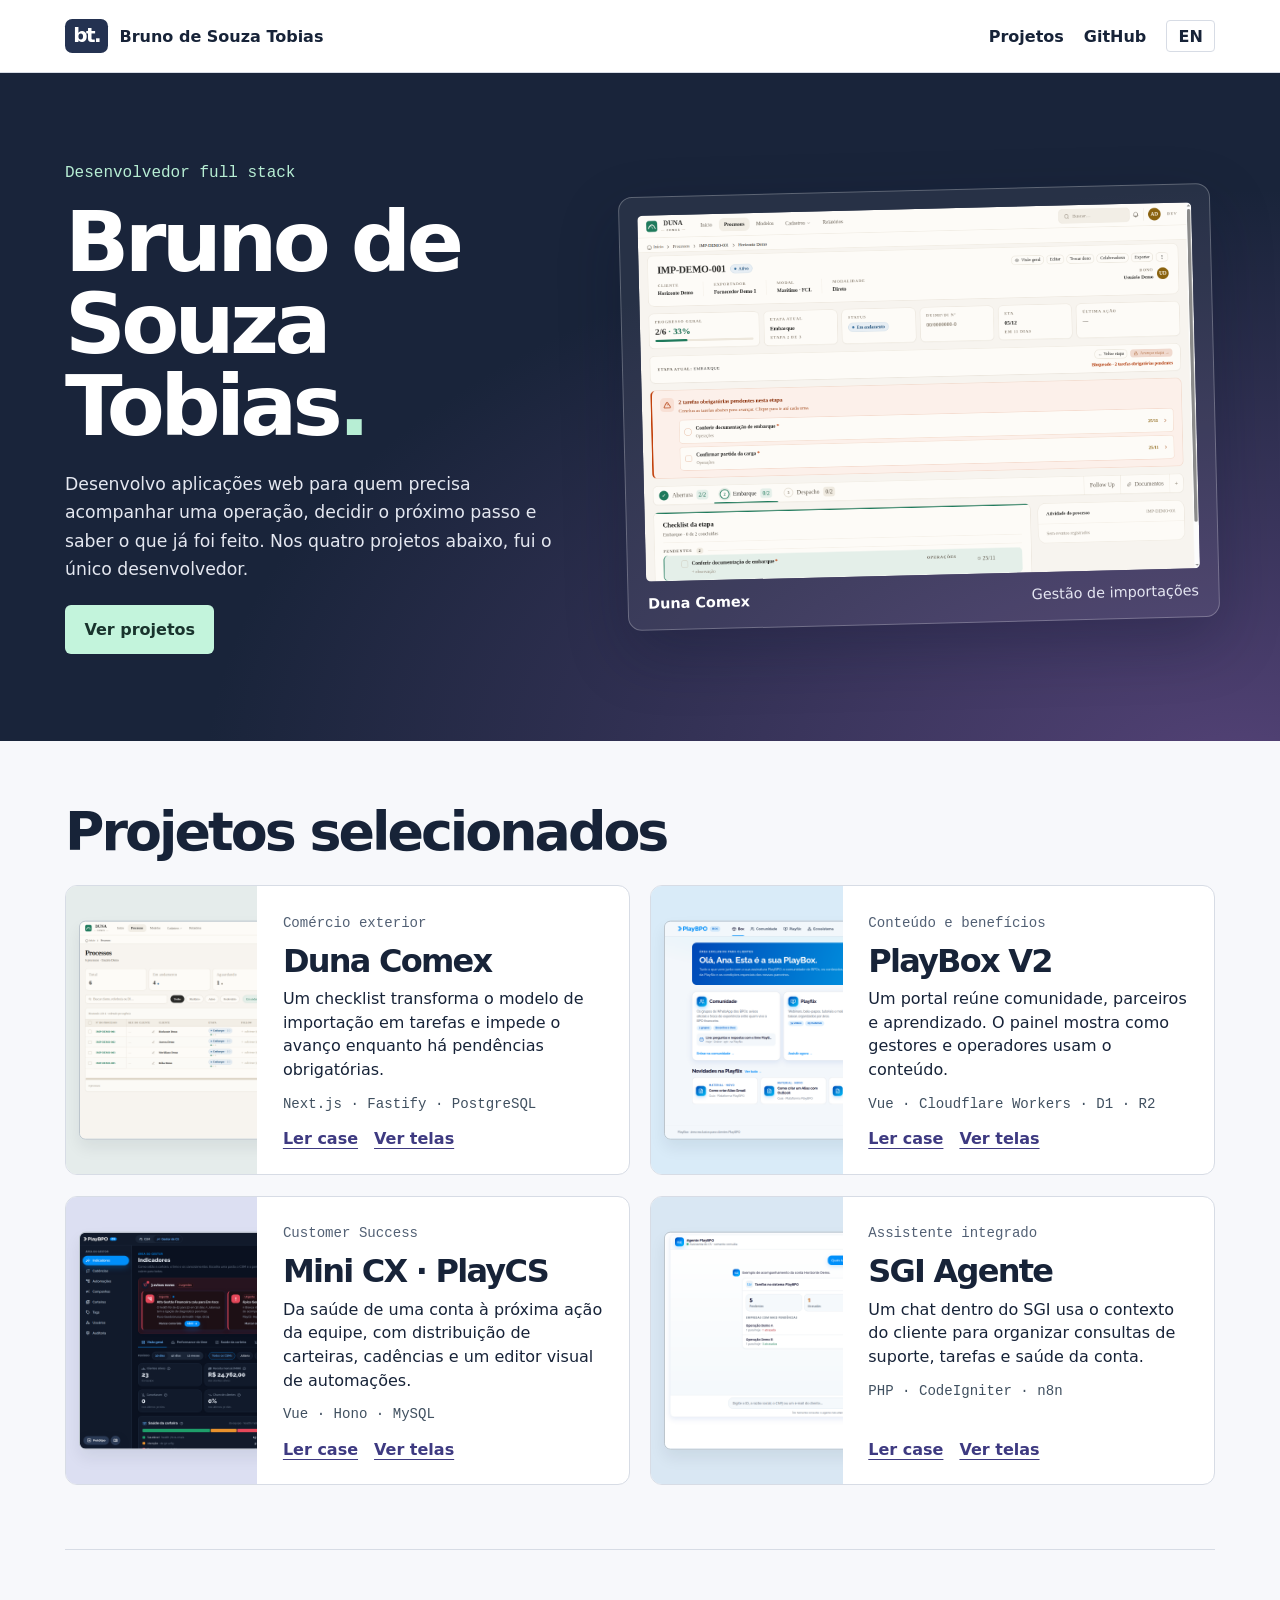
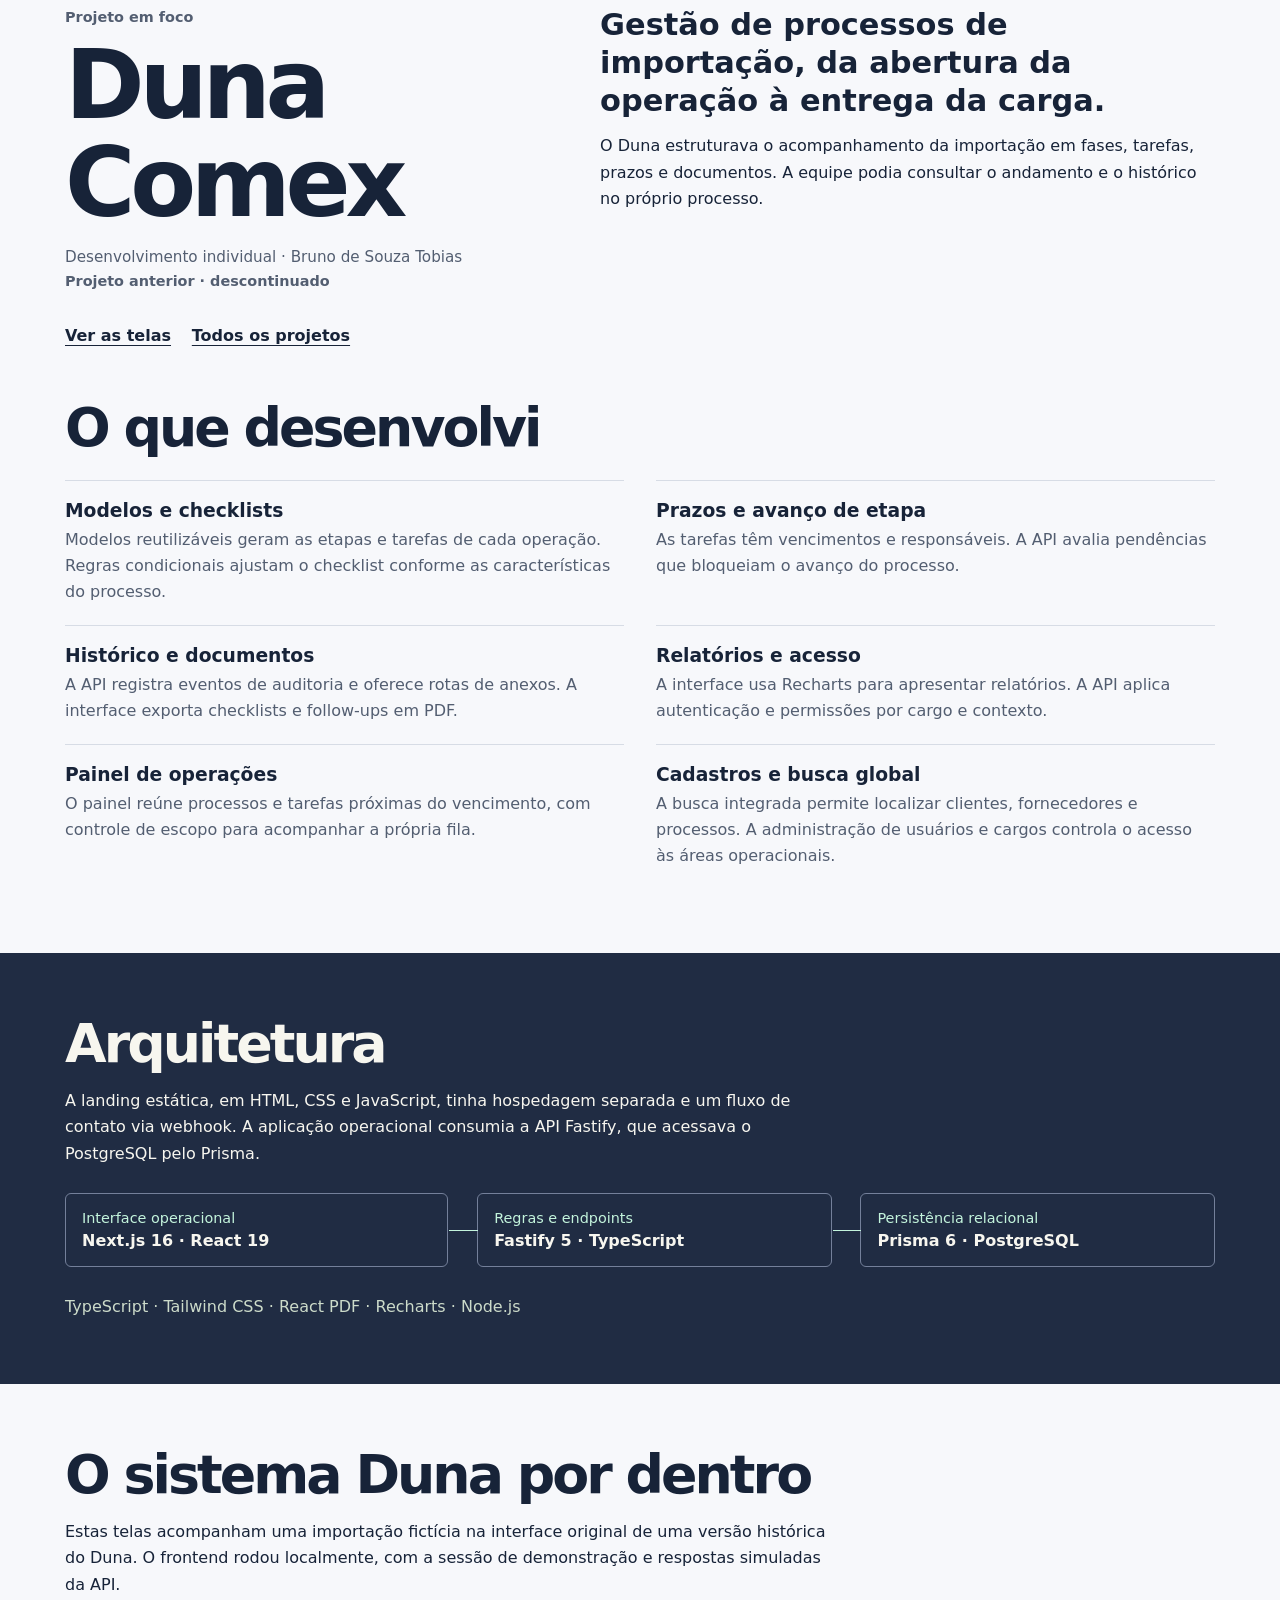
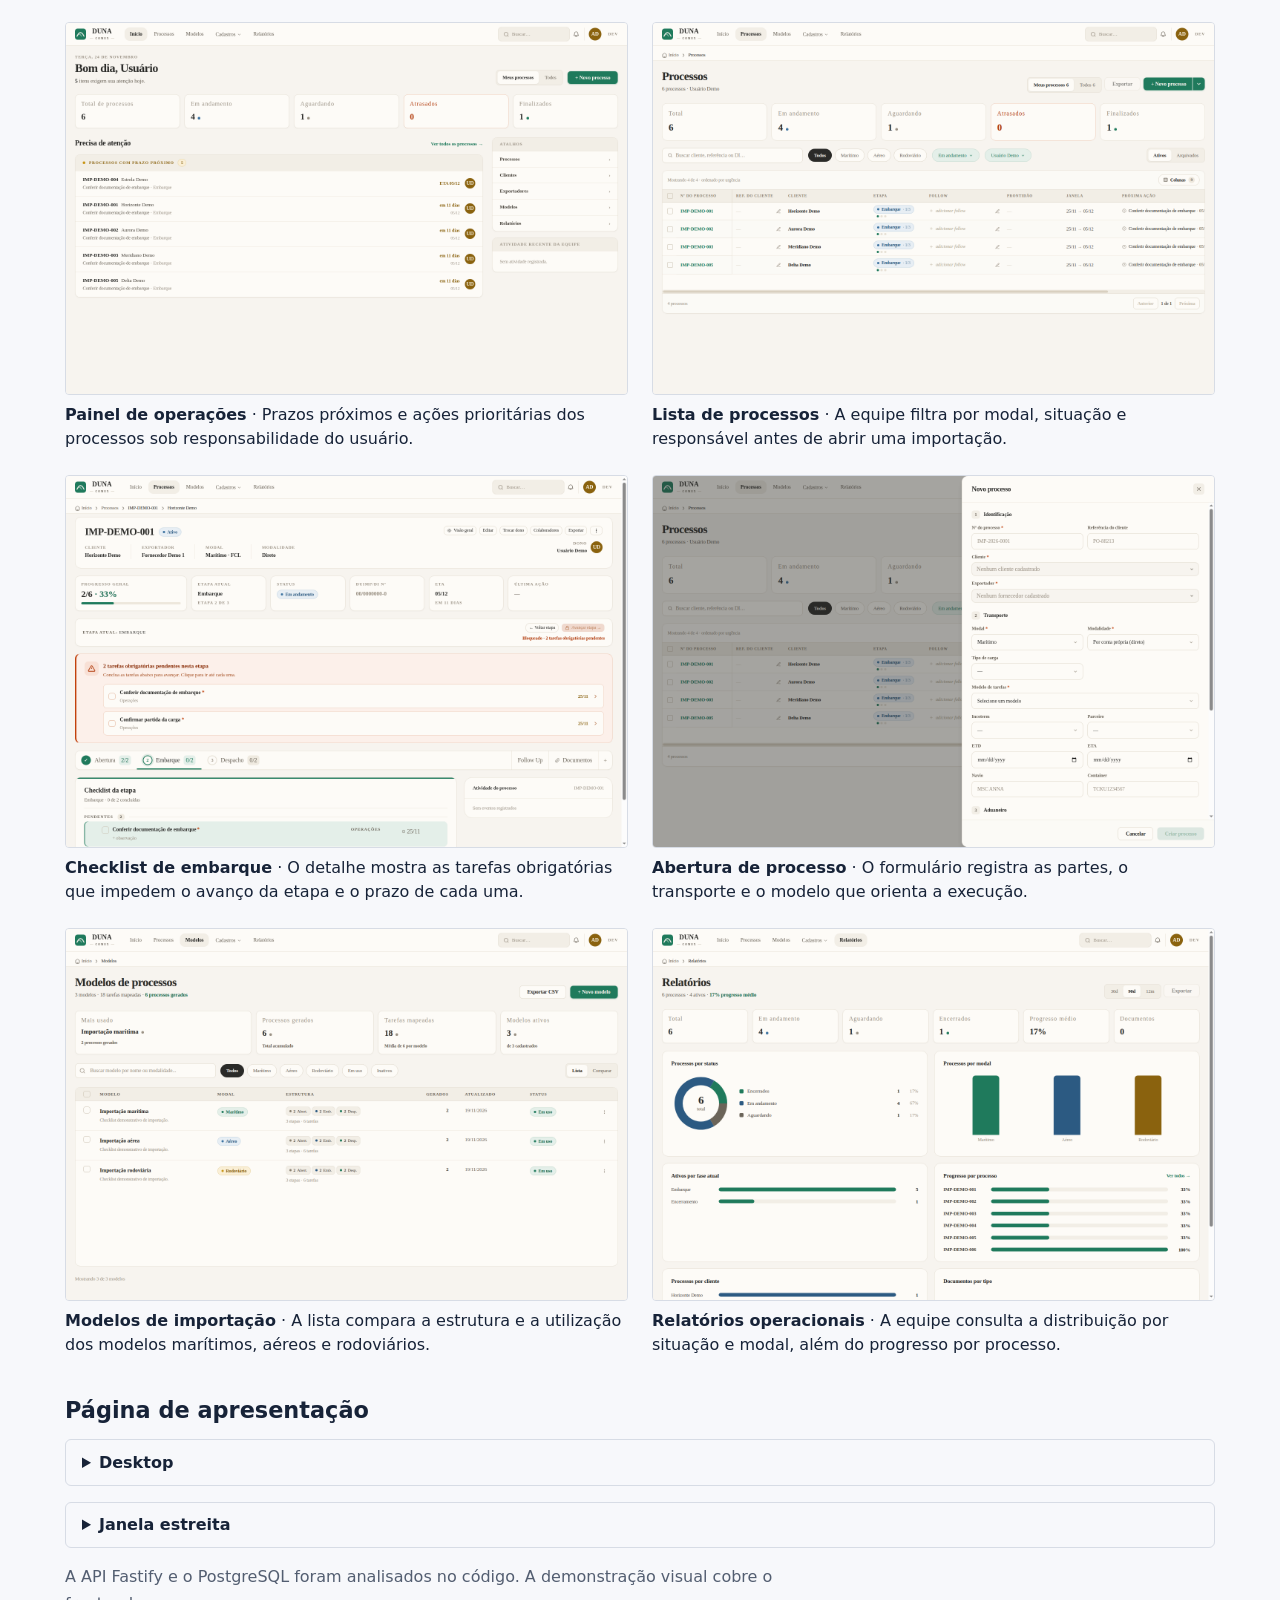
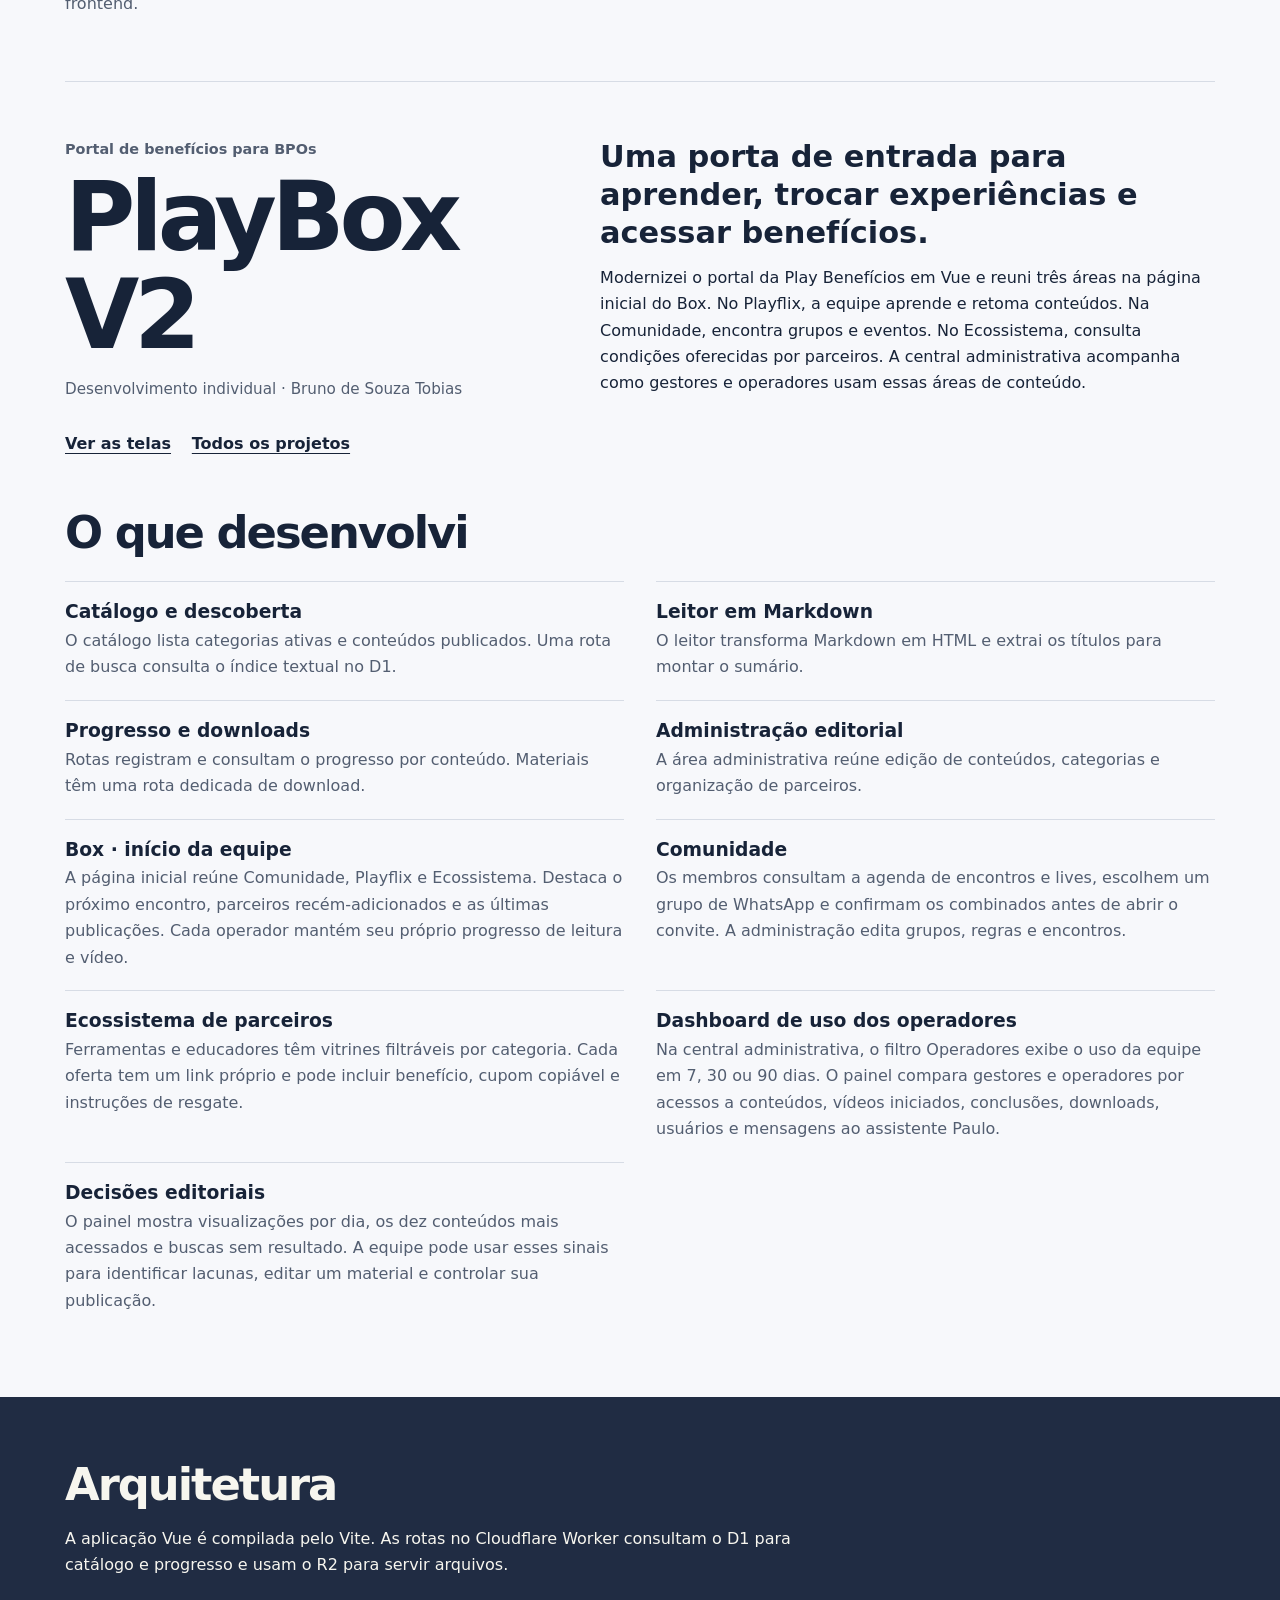
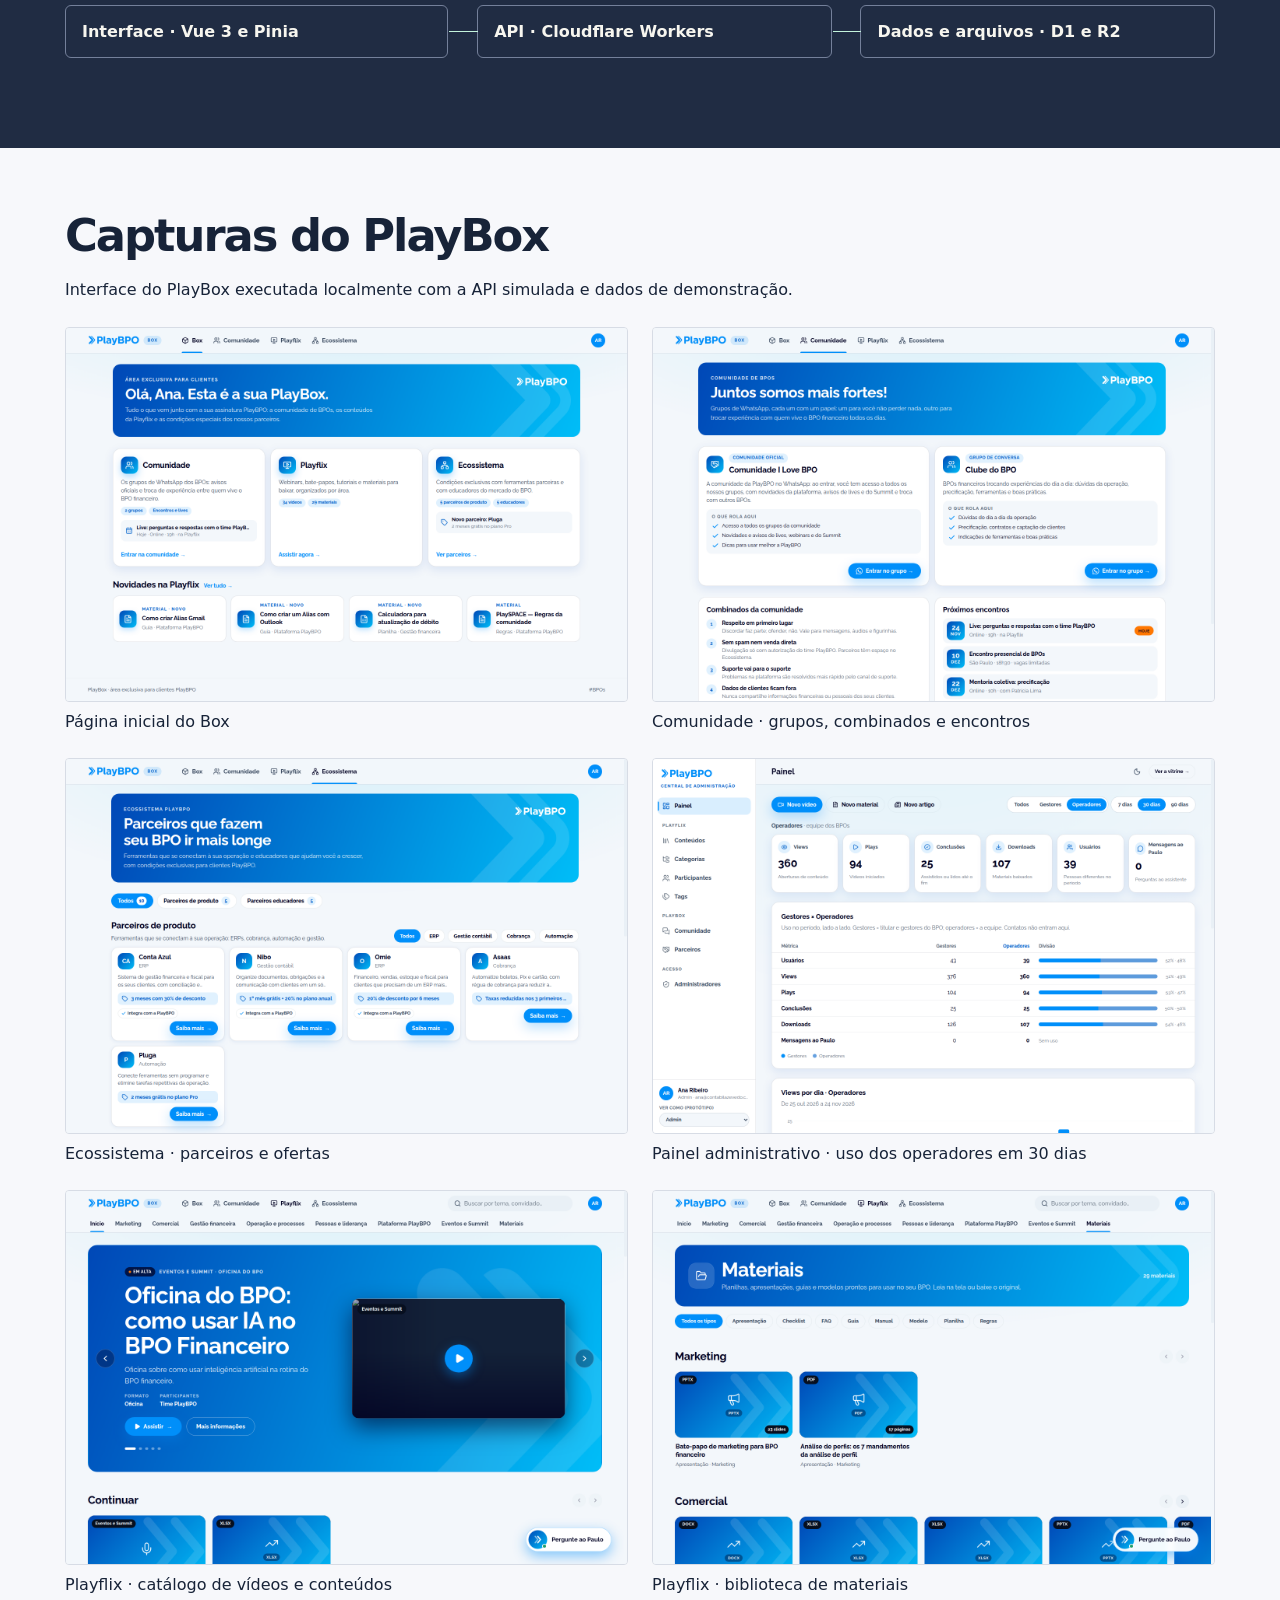
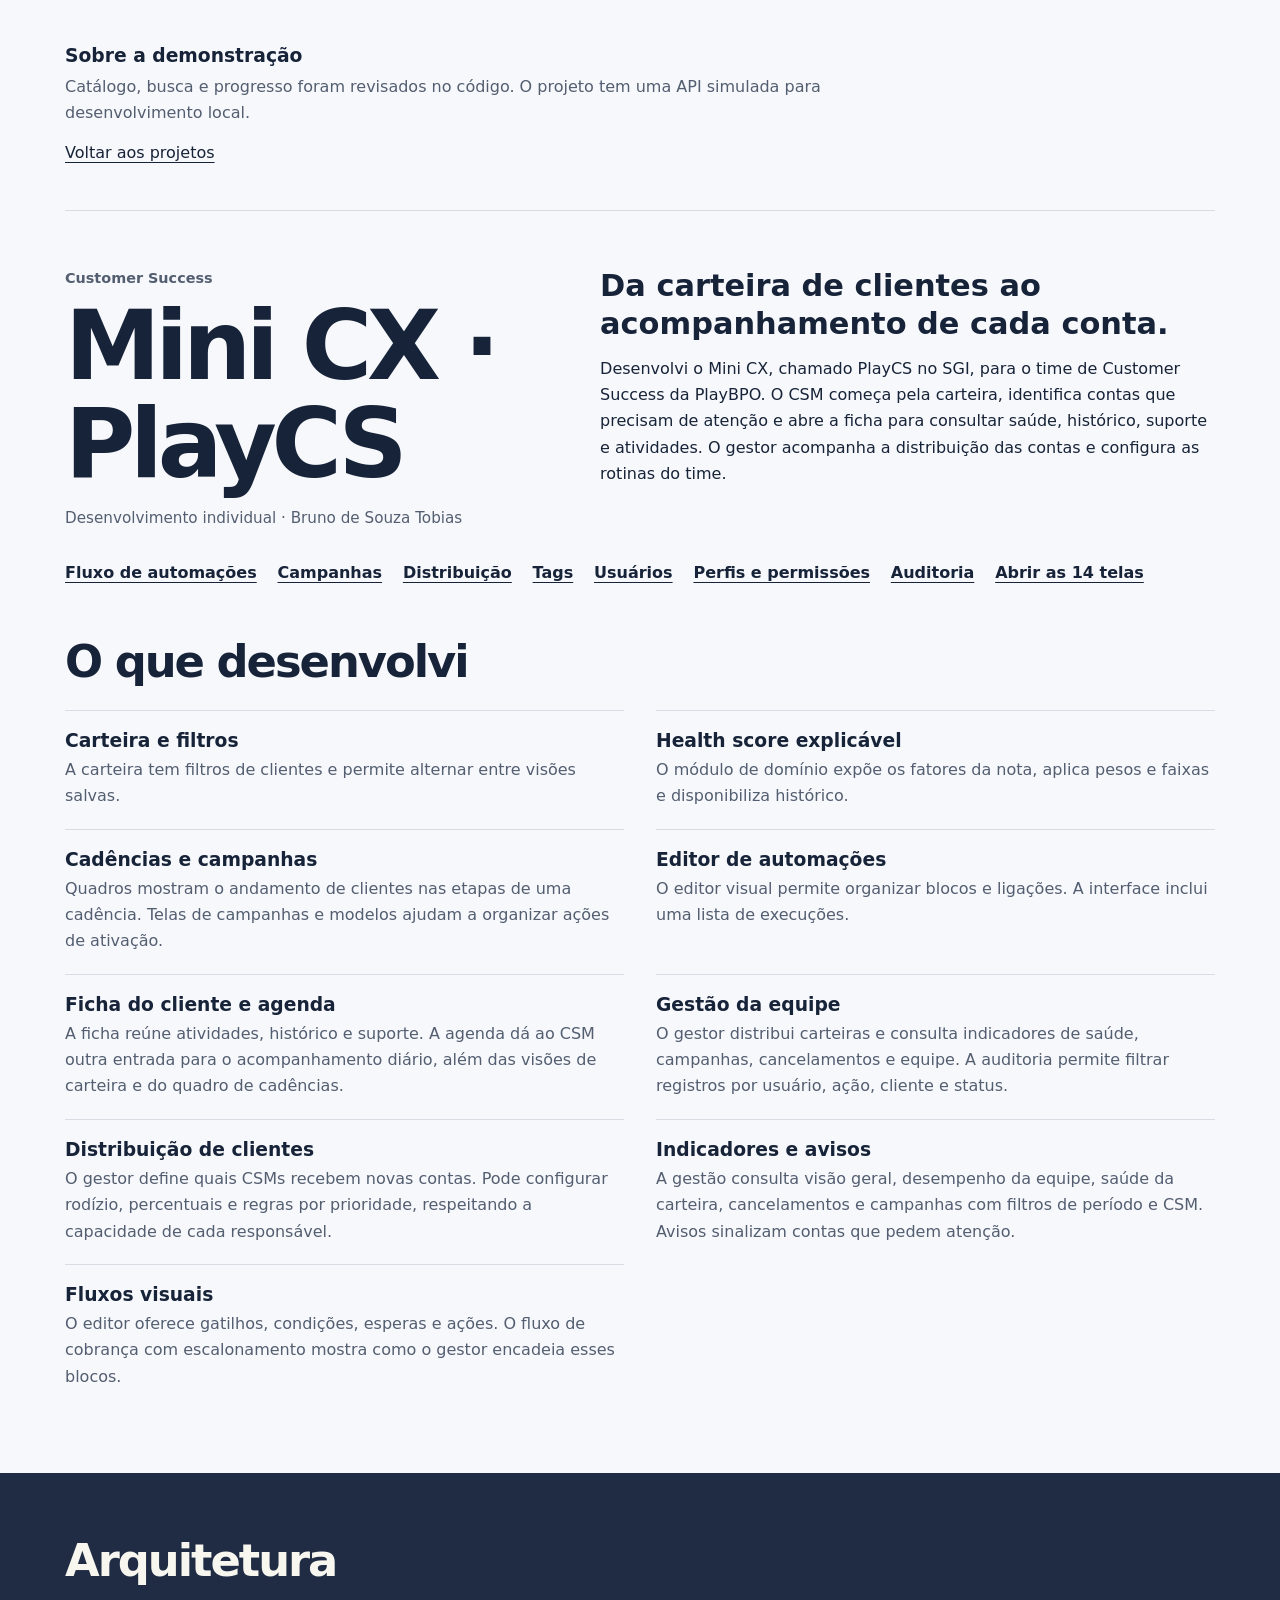
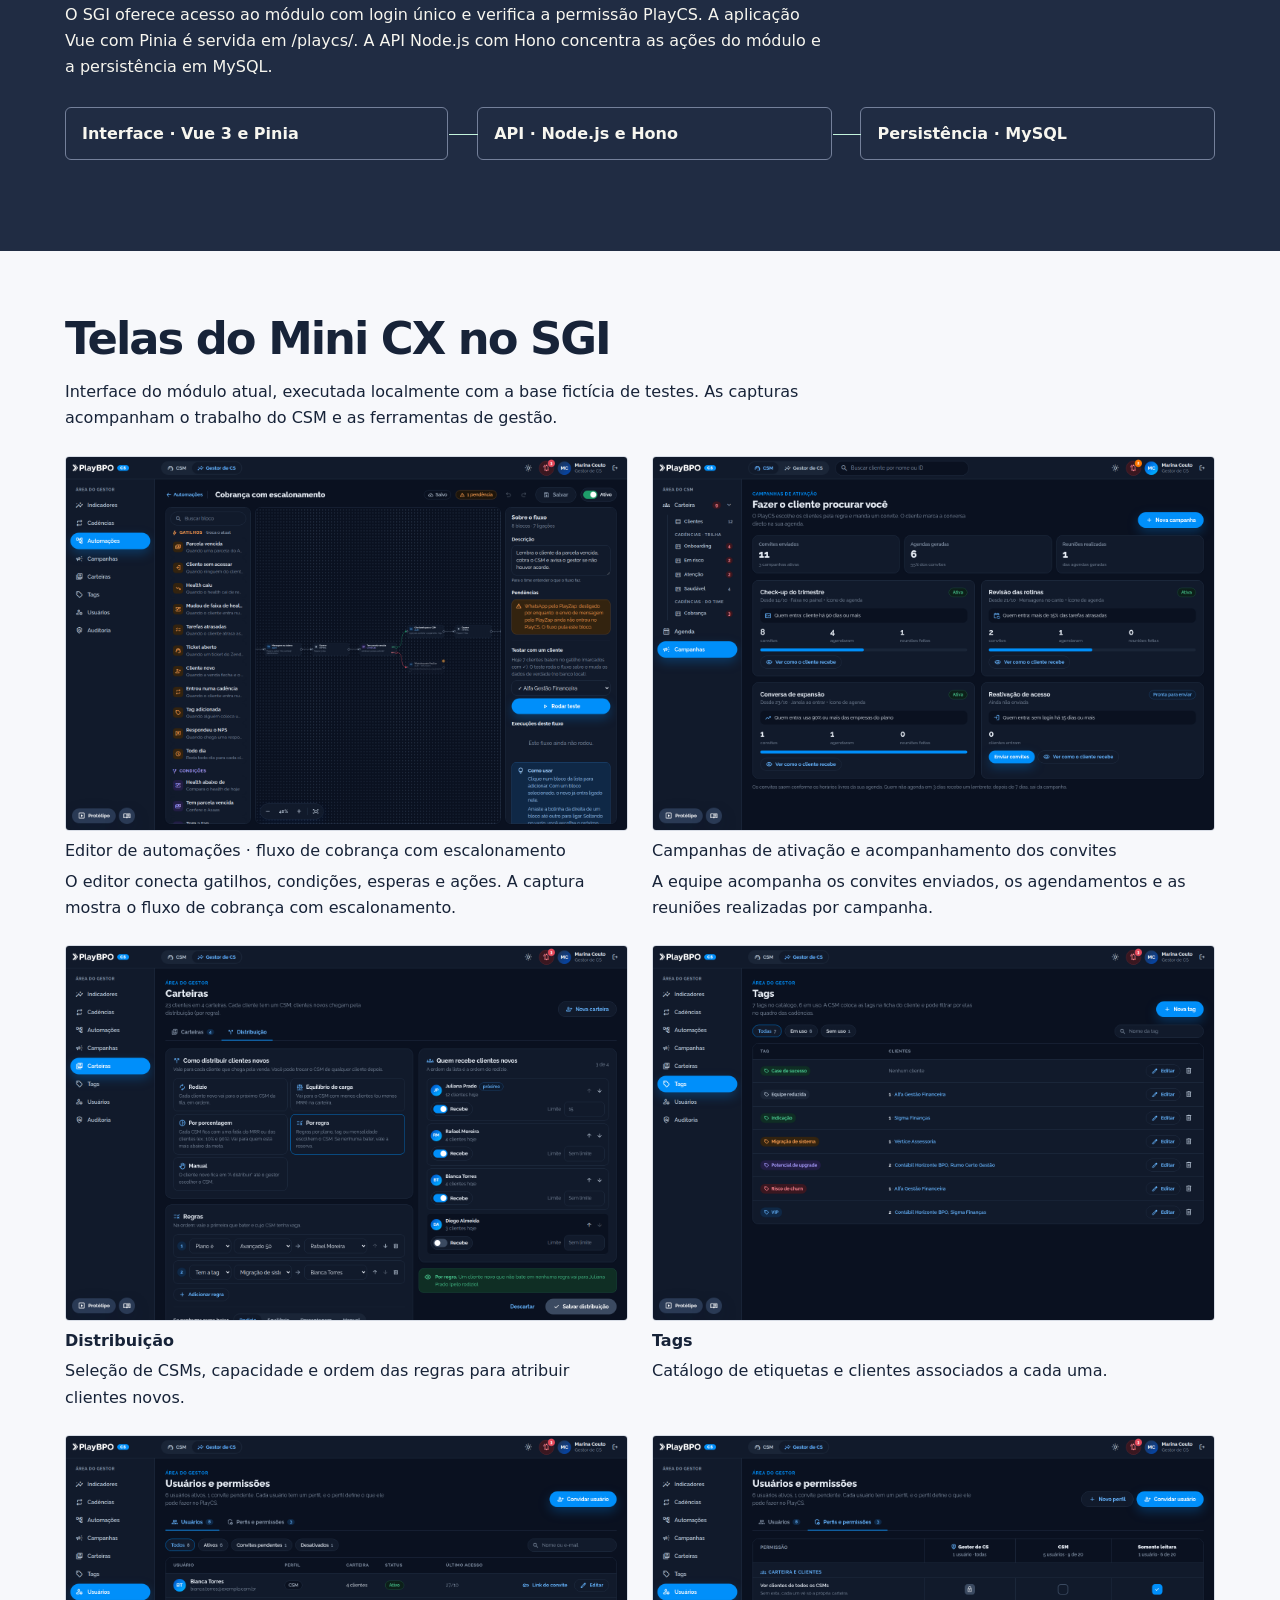
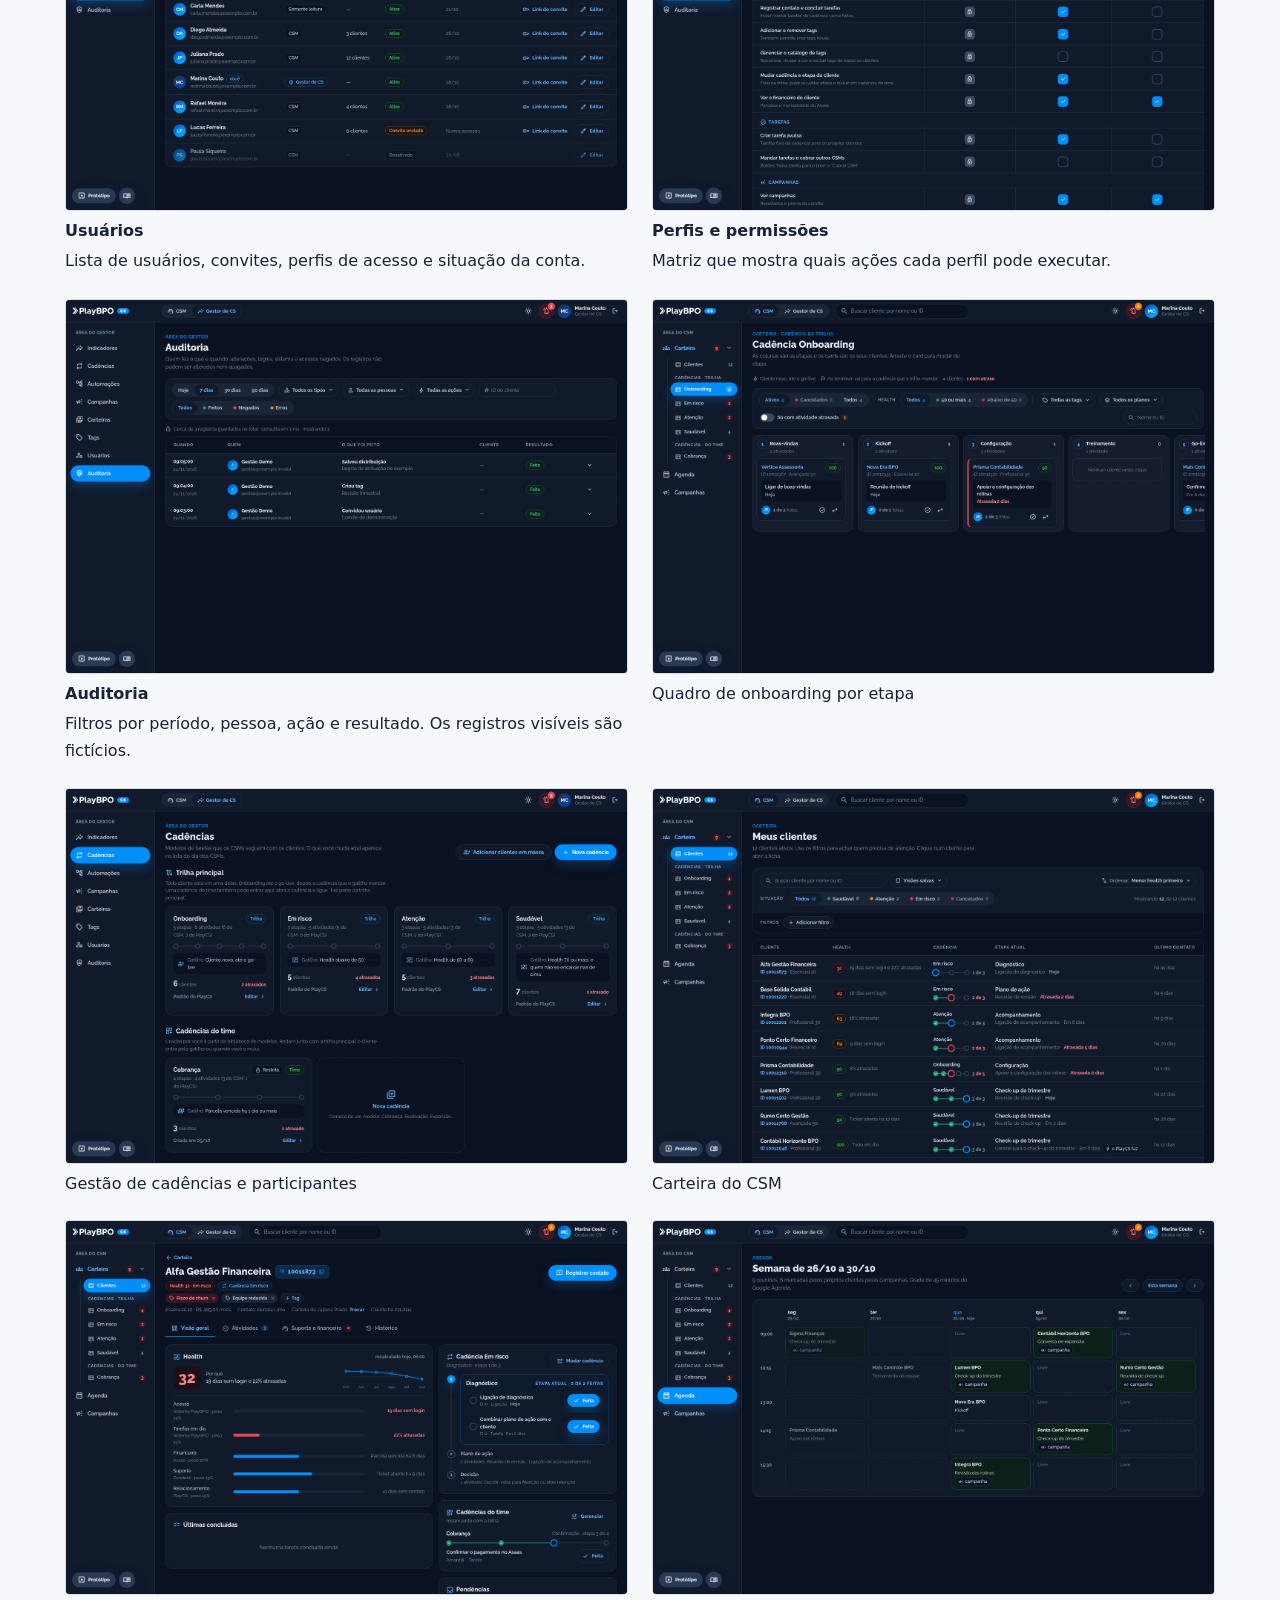
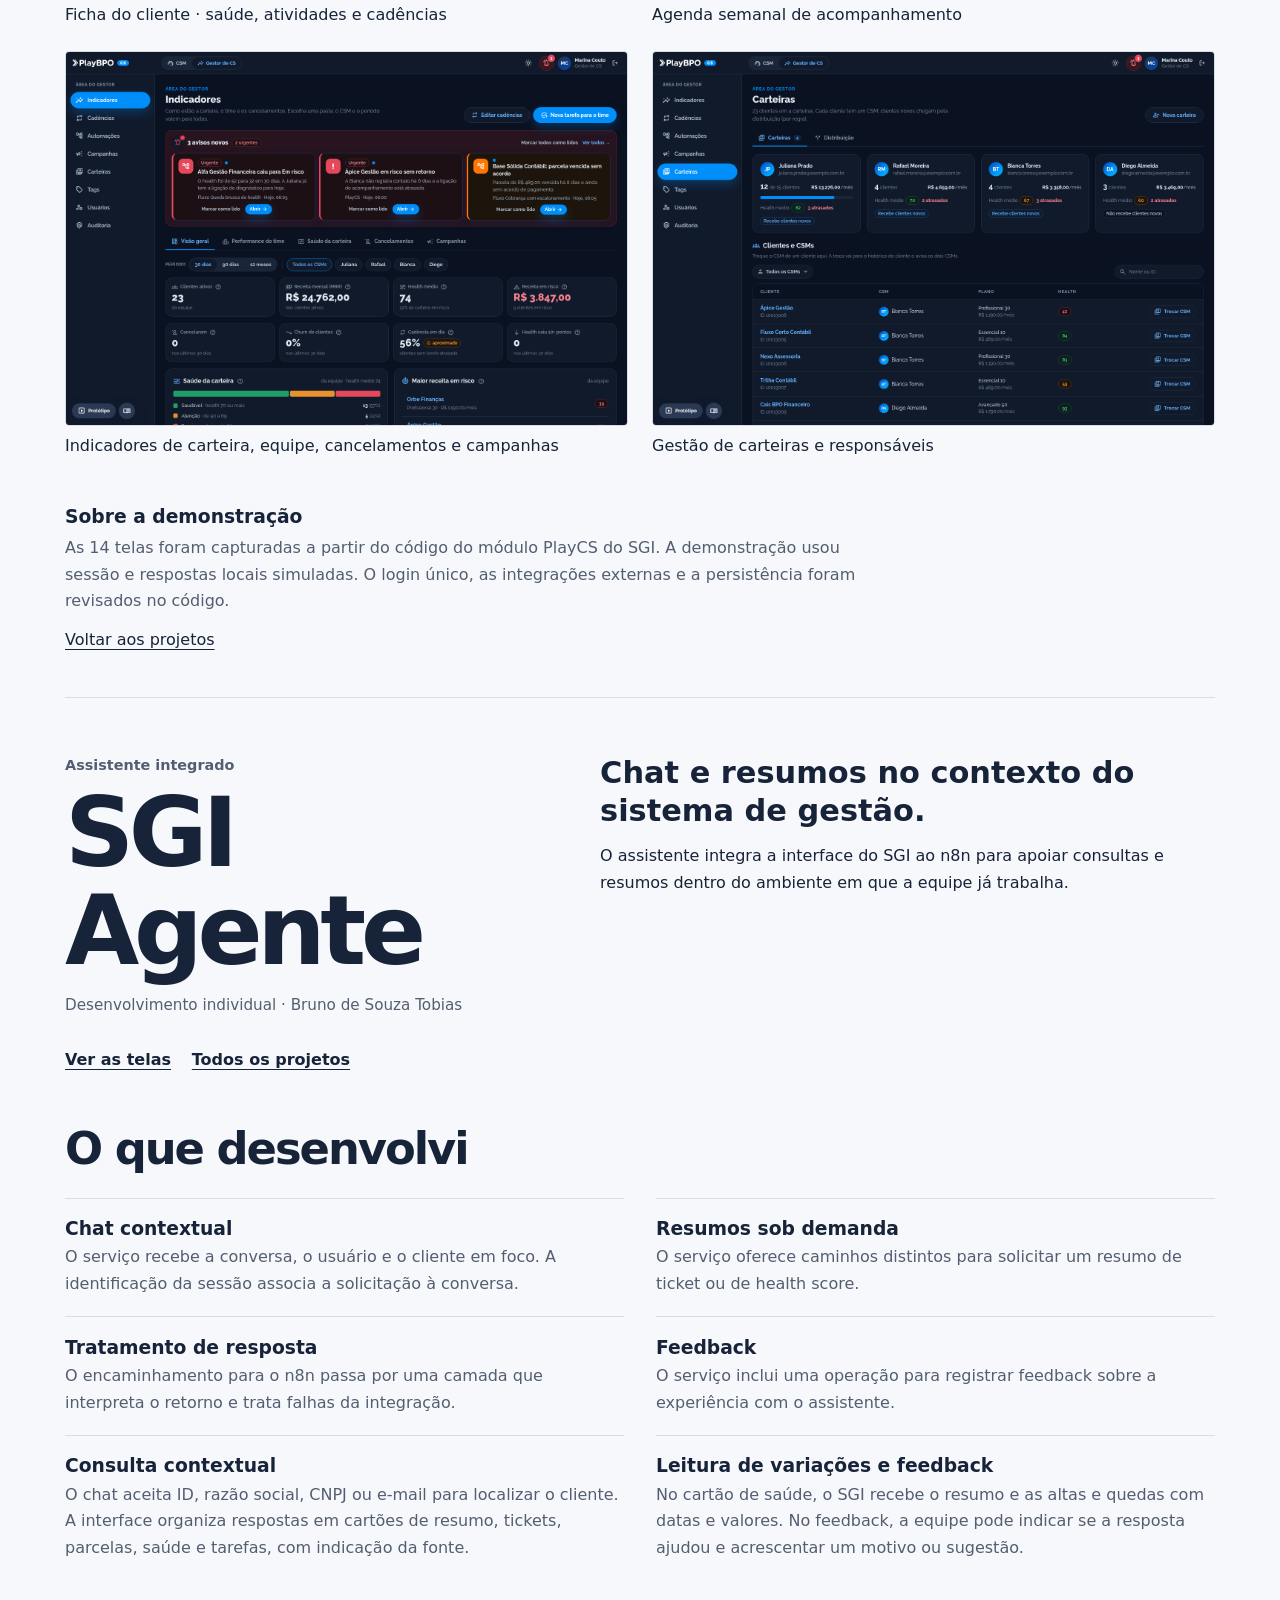
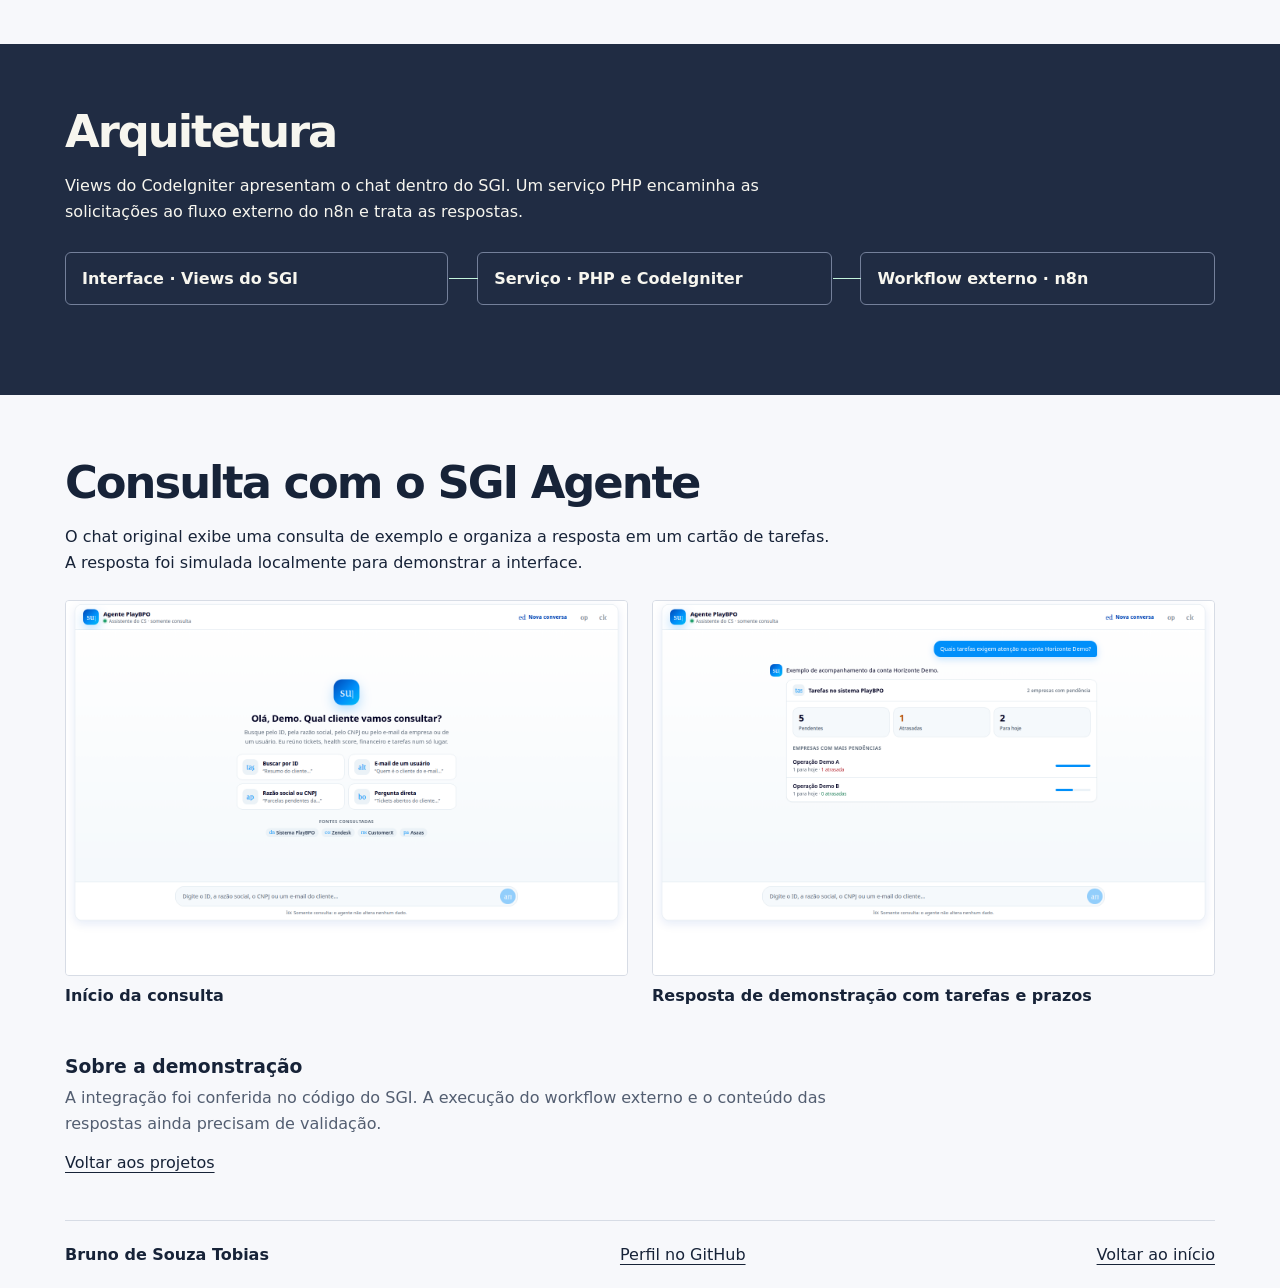
<file: index.html>
<!doctype html>
<html lang="pt-BR">
<head>
<meta charset="utf-8">
<meta name="viewport" content="width=device-width, initial-scale=1">
<meta name="description" content="Desenvolvimento de software para operações de importação, portais de conteúdo, Customer Success e ferramentas internas.">
<title>Bruno de Souza Tobias | Software Developer</title>
<link rel="stylesheet" href="style.css">
</head>
<body id="top">
<header class="mast"><div class="wrap bar">
 <a class="signature" href="#top"><span class="monogram" aria-hidden="true">bt.</span>Bruno de Souza Tobias</a>
 <nav aria-label="Navegação"><a href="#projects">Projetos</a><a href="https://github.com/brunodesouzatobias">GitHub</a><a class="language" href="en.html" hreflang="en">EN</a></nav></div></header>
<main>
<section class="intro-band"><div class="wrap intro-grid"><div class="intro-copy">
 <p class="role">Desenvolvedor full stack</p>
 <h1>Bruno de<br>Souza Tobias<span>.</span></h1>
 <p class="pitch">Desenvolvo aplicações web para quem precisa acompanhar uma operação, decidir o próximo passo e saber o que já foi feito. Nos quatro projetos abaixo, fui o único desenvolvedor.</p>
 <a class="button" href="#projects">Ver projetos</a>
 </div><figure class="showcase"><a href="#screenshots" aria-label="Ver telas do Duna Comex"><img src="media/duna-detalhe.png" alt="Detalhe da importação e checklist de embarque no Duna" width="1512" height="1000"></a>
 <figcaption><b>Duna Comex</b><span>Gestão de importações</span></figcaption></figure></div></section>
<section class="wrap work" id="projects"><h2>Projetos selecionados</h2><div class="work-grid"><article class="work-card"><a class="preview" href="#duna" aria-label="Duna Comex"><img src="media/duna-processos.png" alt="Duna Comex" loading="lazy"></a><div class="card-body"><p class="discipline">Comércio exterior</p><h3><a href="#duna">Duna Comex</a></h3><p>Um checklist transforma o modelo de importação em tarefas e impede o avanço enquanto há pendências obrigatórias.</p><div class="tools">Next.js · Fastify · PostgreSQL</div><div class="work-actions"><a href="#duna">Ler case</a><a href="#screenshots">Ver telas</a></div></div></article><article class="work-card"><a class="preview" href="#playbox" aria-label="PlayBox V2"><img src="media/playbox-inicio.png" alt="PlayBox V2" loading="lazy"></a><div class="card-body"><p class="discipline">Conteúdo e benefícios</p><h3><a href="#playbox">PlayBox V2</a></h3><p>Um portal reúne comunidade, parceiros e aprendizado. O painel mostra como gestores e operadores usam o conteúdo.</p><div class="tools">Vue · Cloudflare Workers · D1 · R2</div><div class="work-actions"><a href="#playbox">Ler case</a><a href="#playbox-screenshots">Ver telas</a></div></div></article><article class="work-card"><a class="preview" href="#playcs" aria-label="Mini CX · PlayCS"><img src="media/minicx-sgi-indicadores.png" alt="Mini CX · PlayCS" loading="lazy"></a><div class="card-body"><p class="discipline">Customer Success</p><h3><a href="#playcs">Mini CX · PlayCS</a></h3><p>Da saúde de uma conta à próxima ação da equipe, com distribuição de carteiras, cadências e um editor visual de automações.</p><div class="tools">Vue · Hono · MySQL</div><div class="work-actions"><a href="#playcs">Ler case</a><a href="#playcs-screenshots">Ver telas</a></div></div></article><article class="work-card"><a class="preview" href="#sgi-agente" aria-label="SGI Agente"><img src="media/sgi-tarefas.png" alt="SGI Agente" loading="lazy"></a><div class="card-body"><p class="discipline">Assistente integrado</p><h3><a href="#sgi-agente">SGI Agente</a></h3><p>Um chat dentro do SGI usa o contexto do cliente para organizar consultas de suporte, tarefas e saúde da conta.</p><div class="tools">PHP · CodeIgniter · n8n</div><div class="work-actions"><a href="#sgi-agente">Ler case</a><a href="#sgi-agente-screenshots">Ver telas</a></div></div></article></div></section>
<article id="duna">
<section class="wrap case">
<div><p class="eyebrow">Projeto em foco</p><h2>Duna Comex</h2><p class="credit">Desenvolvimento individual · Bruno de Souza Tobias</p><p class="status">Projeto anterior · descontinuado</p></div>
<div><p class="lead">Gestão de processos de importação, da abertura da operação à entrega da carga.</p><p>O Duna estruturava o acompanhamento da importação em fases, tarefas, prazos e documentos. A equipe podia consultar o andamento e o histórico no próprio processo.</p></div>
<div class="case-links"><a href="#screenshots">Ver as telas</a><a href="#projects">Todos os projetos</a></div></section>
<section class="wrap features">
<h2>O que desenvolvi</h2><ul><li><h3>Modelos e checklists</h3><p>Modelos reutilizáveis geram as etapas e tarefas de cada operação. Regras condicionais ajustam o checklist conforme as características do processo.</p></li><li><h3>Prazos e avanço de etapa</h3><p>As tarefas têm vencimentos e responsáveis. A API avalia pendências que bloqueiam o avanço do processo.</p></li><li><h3>Histórico e documentos</h3><p>A API registra eventos de auditoria e oferece rotas de anexos. A interface exporta checklists e follow-ups em PDF.</p></li><li><h3>Relatórios e acesso</h3><p>A interface usa Recharts para apresentar relatórios. A API aplica autenticação e permissões por cargo e contexto.</p></li><li><h3>Painel de operações</h3><p>O painel reúne processos e tarefas próximas do vencimento, com controle de escopo para acompanhar a própria fila.</p></li><li><h3>Cadastros e busca global</h3><p>A busca integrada permite localizar clientes, fornecedores e processos. A administração de usuários e cargos controla o acesso às áreas operacionais.</p></li></ul>
</section>
<section class="architecture" id="architecture"><div class="wrap">
<h2>Arquitetura</h2><p>A landing estática, em HTML, CSS e JavaScript, tinha hospedagem separada e um fluxo de contato via webhook. A aplicação operacional consumia a API Fastify, que acessava o PostgreSQL pelo Prisma.</p><ol class="diagram"><li><small>Interface operacional</small><strong>Next.js 16 · React 19</strong></li><li><small>Regras e endpoints</small><strong>Fastify 5 · TypeScript</strong></li><li><small>Persistência relacional</small><strong>Prisma 6 · PostgreSQL</strong></li></ol>
<p class="stack">TypeScript · Tailwind CSS · React PDF · Recharts · Node.js</p>
</div></section>
<section class="wrap gallery" id="screenshots"><h2>O sistema Duna por dentro</h2><p>Estas telas acompanham uma importação fictícia na interface original de uma versão histórica do Duna. O frontend rodou localmente, com a sessão de demonstração e respostas simuladas da API.</p><div class="box-gallery"><figure><a href="media/duna-painel.png"><img loading="lazy" src="media/duna-painel.png" alt="Painel de operações"></a><figcaption><strong>Painel de operações</strong> · Prazos próximos e ações prioritárias dos processos sob responsabilidade do usuário.</figcaption></figure><figure><a href="media/duna-processos.png"><img loading="lazy" src="media/duna-processos.png" alt="Lista de processos"></a><figcaption><strong>Lista de processos</strong> · A equipe filtra por modal, situação e responsável antes de abrir uma importação.</figcaption></figure><figure><a href="media/duna-detalhe.png"><img loading="lazy" src="media/duna-detalhe.png" alt="Checklist de embarque"></a><figcaption><strong>Checklist de embarque</strong> · O detalhe mostra as tarefas obrigatórias que impedem o avanço da etapa e o prazo de cada uma.</figcaption></figure><figure><a href="media/duna-novo.png"><img loading="lazy" src="media/duna-novo.png" alt="Abertura de processo"></a><figcaption><strong>Abertura de processo</strong> · O formulário registra as partes, o transporte e o modelo que orienta a execução.</figcaption></figure><figure><a href="media/duna-modelos.png"><img loading="lazy" src="media/duna-modelos.png" alt="Modelos de importação"></a><figcaption><strong>Modelos de importação</strong> · A lista compara a estrutura e a utilização dos modelos marítimos, aéreos e rodoviários.</figcaption></figure><figure><a href="media/duna-relatorios.png"><img loading="lazy" src="media/duna-relatorios.png" alt="Relatórios operacionais"></a><figcaption><strong>Relatórios operacionais</strong> · A equipe consulta a distribuição por situação e modal, além do progresso por processo.</figcaption></figure></div><h3 class="landing-title">Página de apresentação</h3><details><summary>Desktop</summary><a href="media/duna-landing-desktop.png"><img class="desktop" src="media/duna-landing-desktop.png" alt="Capturas da landing · Desktop"></a></details><details><summary>Janela estreita</summary><a href="media/duna-landing-mobile.png"><img class="mobile" src="media/duna-landing-mobile.png" alt="Capturas da landing · Janela estreita"></a></details>
<p class="note">A API Fastify e o PostgreSQL foram analisados no código. A demonstração visual cobre o frontend.</p>
</section>
</article>
<article class="full-case" id="playbox" aria-labelledby="playbox-title">
<section class="wrap case">
<div><p class="eyebrow">Portal de benefícios para BPOs</p><h2 id="playbox-title">PlayBox V2</h2><p class="credit">Desenvolvimento individual · Bruno de Souza Tobias</p></div>
<div><p class="lead">Uma porta de entrada para aprender, trocar experiências e acessar benefícios.</p><p>Modernizei o portal da Play Benefícios em Vue e reuni três áreas na página inicial do Box. No Playflix, a equipe aprende e retoma conteúdos. Na Comunidade, encontra grupos e eventos. No Ecossistema, consulta condições oferecidas por parceiros. A central administrativa acompanha como gestores e operadores usam essas áreas de conteúdo.</p></div>
<div class="case-links"><a href="#playbox-screenshots">Ver as telas</a><a href="#projects">Todos os projetos</a></div></section>
<section class="wrap features"><h3 class="section-heading">O que desenvolvi</h3><ul><li><h3>Catálogo e descoberta</h3><p>O catálogo lista categorias ativas e conteúdos publicados. Uma rota de busca consulta o índice textual no D1.</p></li><li><h3>Leitor em Markdown</h3><p>O leitor transforma Markdown em HTML e extrai os títulos para montar o sumário.</p></li><li><h3>Progresso e downloads</h3><p>Rotas registram e consultam o progresso por conteúdo. Materiais têm uma rota dedicada de download.</p></li><li><h3>Administração editorial</h3><p>A área administrativa reúne edição de conteúdos, categorias e organização de parceiros.</p></li><li><h3>Box · início da equipe</h3><p>A página inicial reúne Comunidade, Playflix e Ecossistema. Destaca o próximo encontro, parceiros recém-adicionados e as últimas publicações. Cada operador mantém seu próprio progresso de leitura e vídeo.</p></li><li><h3>Comunidade</h3><p>Os membros consultam a agenda de encontros e lives, escolhem um grupo de WhatsApp e confirmam os combinados antes de abrir o convite. A administração edita grupos, regras e encontros.</p></li><li><h3>Ecossistema de parceiros</h3><p>Ferramentas e educadores têm vitrines filtráveis por categoria. Cada oferta tem um link próprio e pode incluir benefício, cupom copiável e instruções de resgate.</p></li><li><h3>Dashboard de uso dos operadores</h3><p>Na central administrativa, o filtro Operadores exibe o uso da equipe em 7, 30 ou 90 dias. O painel compara gestores e operadores por acessos a conteúdos, vídeos iniciados, conclusões, downloads, usuários e mensagens ao assistente Paulo.</p></li><li><h3>Decisões editoriais</h3><p>O painel mostra visualizações por dia, os dez conteúdos mais acessados e buscas sem resultado. A equipe pode usar esses sinais para identificar lacunas, editar um material e controlar sua publicação.</p></li></ul></section>
<section class="architecture" id="playbox-architecture"><div class="wrap">
<h3 class="section-heading">Arquitetura</h3><p>A aplicação Vue é compilada pelo Vite. As rotas no Cloudflare Worker consultam o D1 para catálogo e progresso e usam o R2 para servir arquivos.</p><ol class="diagram"><li><strong>Interface · Vue 3 e Pinia</strong></li><li><strong>API · Cloudflare Workers</strong></li><li><strong>Dados e arquivos · D1 e R2</strong></li></ol>
</div></section>
<section class="wrap gallery case-gallery" id="playbox-screenshots"><h3 class="section-heading">Capturas do PlayBox</h3><p>Interface do PlayBox executada localmente com a API simulada e dados de demonstração.</p><div class="box-gallery"><figure><a href="media/playbox-inicio.png"><img src="media/playbox-inicio.png" width="1440" height="960" loading="lazy" alt="Página inicial do Box"></a><figcaption>Página inicial do Box</figcaption></figure><figure><a href="media/playbox-comunidade.png"><img src="media/playbox-comunidade.png" width="1440" height="960" loading="lazy" alt="Comunidade · grupos, combinados e encontros"></a><figcaption>Comunidade · grupos, combinados e encontros</figcaption></figure><figure><a href="media/playbox-ecossistema.png"><img src="media/playbox-ecossistema.png" width="1440" height="960" loading="lazy" alt="Ecossistema · parceiros e ofertas"></a><figcaption>Ecossistema · parceiros e ofertas</figcaption></figure><figure><a href="media/playbox-operadores.png"><img src="media/playbox-operadores.png" width="1440" height="960" loading="lazy" alt="Painel administrativo · uso dos operadores em 30 dias"></a><figcaption>Painel administrativo · uso dos operadores em 30 dias</figcaption></figure><figure><a href="media/playbox-catalogo.png"><img src="media/playbox-catalogo.png" width="1440" height="960" loading="lazy" alt="Playflix · catálogo de vídeos e conteúdos"></a><figcaption>Playflix · catálogo de vídeos e conteúdos</figcaption></figure><figure><a href="media/playbox-materiais.png"><img src="media/playbox-materiais.png" width="1440" height="960" loading="lazy" alt="Playflix · biblioteca de materiais"></a><figcaption>Playflix · biblioteca de materiais</figcaption></figure></div></section>
<section class="wrap case-validation"><h3>Sobre a demonstração</h3><p>Catálogo, busca e progresso foram revisados no código. O projeto tem uma API simulada para desenvolvimento local.</p><a href="#projects">Voltar aos projetos</a></section>
</article>
<article class="full-case" id="playcs" aria-labelledby="playcs-title">
<section class="wrap case">
<div><p class="eyebrow">Customer Success</p><h2 id="playcs-title">Mini CX · PlayCS</h2><p class="credit">Desenvolvimento individual · Bruno de Souza Tobias</p></div>
<div><p class="lead">Da carteira de clientes ao acompanhamento de cada conta.</p><p>Desenvolvi o Mini CX, chamado PlayCS no SGI, para o time de Customer Success da PlayBPO. O CSM começa pela carteira, identifica contas que precisam de atenção e abre a ficha para consultar saúde, histórico, suporte e atividades. O gestor acompanha a distribuição das contas e configura as rotinas do time.</p></div>
<div class="case-links"><a href="#mini-automacoes">Fluxo de automações</a><a href="#mini-campanhas">Campanhas</a><a href="#mini-regras-distribuicao">Distribuição</a><a href="#mini-tags">Tags</a><a href="#mini-usuarios">Usuários</a><a href="#mini-perfis">Perfis e permissões</a><a href="#mini-auditoria">Auditoria</a><a href="mini-cx.html">Abrir as 14 telas</a></div></section>
<section class="wrap features"><h3 class="section-heading">O que desenvolvi</h3><ul><li><h3>Carteira e filtros</h3><p>A carteira tem filtros de clientes e permite alternar entre visões salvas.</p></li><li><h3>Health score explicável</h3><p>O módulo de domínio expõe os fatores da nota, aplica pesos e faixas e disponibiliza histórico.</p></li><li><h3>Cadências e campanhas</h3><p>Quadros mostram o andamento de clientes nas etapas de uma cadência. Telas de campanhas e modelos ajudam a organizar ações de ativação.</p></li><li><h3>Editor de automações</h3><p>O editor visual permite organizar blocos e ligações. A interface inclui uma lista de execuções.</p></li><li><h3>Ficha do cliente e agenda</h3><p>A ficha reúne atividades, histórico e suporte. A agenda dá ao CSM outra entrada para o acompanhamento diário, além das visões de carteira e do quadro de cadências.</p></li><li><h3>Gestão da equipe</h3><p>O gestor distribui carteiras e consulta indicadores de saúde, campanhas, cancelamentos e equipe. A auditoria permite filtrar registros por usuário, ação, cliente e status.</p></li><li><h3>Distribuição de clientes</h3><p>O gestor define quais CSMs recebem novas contas. Pode configurar rodízio, percentuais e regras por prioridade, respeitando a capacidade de cada responsável.</p></li><li><h3>Indicadores e avisos</h3><p>A gestão consulta visão geral, desempenho da equipe, saúde da carteira, cancelamentos e campanhas com filtros de período e CSM. Avisos sinalizam contas que pedem atenção.</p></li><li><h3>Fluxos visuais</h3><p>O editor oferece gatilhos, condições, esperas e ações. O fluxo de cobrança com escalonamento mostra como o gestor encadeia esses blocos.</p></li></ul></section>
<section class="architecture" id="playcs-architecture"><div class="wrap">
<h3 class="section-heading">Arquitetura</h3><p>O SGI oferece acesso ao módulo com login único e verifica a permissão PlayCS. A aplicação Vue com Pinia é servida em /playcs/. A API Node.js com Hono concentra as ações do módulo e a persistência em MySQL.</p><ol class="diagram"><li><strong>Interface · Vue 3 e Pinia</strong></li><li><strong>API · Node.js e Hono</strong></li><li><strong>Persistência · MySQL</strong></li></ol>
</div></section>
<section class="wrap gallery case-gallery" id="playcs-screenshots"><h3 class="section-heading">Telas do Mini CX no SGI</h3><p>Interface do módulo atual, executada localmente com a base fictícia de testes. As capturas acompanham o trabalho do CSM e as ferramentas de gestão.</p><div class="box-gallery"><figure id="mini-automacoes"><a href="media/minicx-sgi-automacoes.png"><img src="media/minicx-sgi-automacoes.png" alt="Editor de automações · fluxo de cobrança com escalonamento" width="1512" height="1000" loading="eager"></a><figcaption>Editor de automações · fluxo de cobrança com escalonamento<p>O editor conecta gatilhos, condições, esperas e ações. A captura mostra o fluxo de cobrança com escalonamento.</p></figcaption></figure><figure id="mini-campanhas"><a href="media/minicx-sgi-campanhas.png"><img src="media/minicx-sgi-campanhas.png" alt="Campanhas de ativação e acompanhamento dos convites" width="1512" height="1000" loading="eager"></a><figcaption>Campanhas de ativação e acompanhamento dos convites<p>A equipe acompanha os convites enviados, os agendamentos e as reuniões realizadas por campanha.</p></figcaption></figure><figure id="mini-regras-distribuicao"><a href="media/minicx-sgi-regras-distribuicao.png"><img src="media/minicx-sgi-regras-distribuicao.png" width="1512" height="1000" alt="Distribuição" loading="lazy"></a><figcaption><strong>Distribuição</strong><p>Seleção de CSMs, capacidade e ordem das regras para atribuir clientes novos.</p></figcaption></figure><figure id="mini-tags"><a href="media/minicx-sgi-tags.png"><img src="media/minicx-sgi-tags.png" width="1512" height="1000" alt="Tags" loading="lazy"></a><figcaption><strong>Tags</strong><p>Catálogo de etiquetas e clientes associados a cada uma.</p></figcaption></figure><figure id="mini-usuarios"><a href="media/minicx-sgi-usuarios.png"><img src="media/minicx-sgi-usuarios.png" width="1512" height="1000" alt="Usuários" loading="lazy"></a><figcaption><strong>Usuários</strong><p>Lista de usuários, convites, perfis de acesso e situação da conta.</p></figcaption></figure><figure id="mini-perfis"><a href="media/minicx-sgi-perfis.png"><img src="media/minicx-sgi-perfis.png" width="1512" height="1000" alt="Perfis e permissões" loading="lazy"></a><figcaption><strong>Perfis e permissões</strong><p>Matriz que mostra quais ações cada perfil pode executar.</p></figcaption></figure><figure id="mini-auditoria"><a href="media/minicx-sgi-auditoria.png"><img src="media/minicx-sgi-auditoria.png" width="1512" height="1000" alt="Auditoria" loading="lazy"></a><figcaption><strong>Auditoria</strong><p>Filtros por período, pessoa, ação e resultado. Os registros visíveis são fictícios.</p></figcaption></figure><figure id="mini-quadro"><a href="media/minicx-sgi-quadro.png"><img src="media/minicx-sgi-quadro.png" alt="Quadro de onboarding por etapa" width="1512" height="1000" loading="lazy"></a><figcaption>Quadro de onboarding por etapa</figcaption></figure><figure id="mini-cadencias"><a href="media/minicx-sgi-cadencias.png"><img src="media/minicx-sgi-cadencias.png" alt="Gestão de cadências e participantes" width="1512" height="1000" loading="lazy"></a><figcaption>Gestão de cadências e participantes</figcaption></figure><figure id="mini-carteira"><a href="media/minicx-sgi-carteira.png"><img src="media/minicx-sgi-carteira.png" alt="Carteira do CSM" width="1512" height="1000" loading="lazy"></a><figcaption>Carteira do CSM</figcaption></figure><figure id="mini-ficha"><a href="media/minicx-sgi-ficha.png"><img src="media/minicx-sgi-ficha.png" alt="Ficha do cliente · saúde, atividades e cadências" width="1512" height="1000" loading="lazy"></a><figcaption>Ficha do cliente · saúde, atividades e cadências</figcaption></figure><figure id="mini-agenda"><a href="media/minicx-sgi-agenda.png"><img src="media/minicx-sgi-agenda.png" alt="Agenda semanal de acompanhamento" width="1512" height="1000" loading="lazy"></a><figcaption>Agenda semanal de acompanhamento</figcaption></figure><figure id="mini-indicadores"><a href="media/minicx-sgi-indicadores.png"><img src="media/minicx-sgi-indicadores.png" alt="Indicadores de carteira, equipe, cancelamentos e campanhas" width="1512" height="1000" loading="lazy"></a><figcaption>Indicadores de carteira, equipe, cancelamentos e campanhas</figcaption></figure><figure id="mini-distribuicao"><a href="media/minicx-sgi-distribuicao.png"><img src="media/minicx-sgi-distribuicao.png" alt="Gestão de carteiras e responsáveis" width="1512" height="1000" loading="lazy"></a><figcaption>Gestão de carteiras e responsáveis</figcaption></figure></div></section>
<section class="wrap case-validation"><h3>Sobre a demonstração</h3><p>As 14 telas foram capturadas a partir do código do módulo PlayCS do SGI. A demonstração usou sessão e respostas locais simuladas. O login único, as integrações externas e a persistência foram revisados no código.</p><a href="#projects">Voltar aos projetos</a></section>
</article>
<article class="full-case" id="sgi-agente" aria-labelledby="sgi-agente-title">
<section class="wrap case">
<div><p class="eyebrow">Assistente integrado</p><h2 id="sgi-agente-title">SGI Agente</h2><p class="credit">Desenvolvimento individual · Bruno de Souza Tobias</p></div>
<div><p class="lead">Chat e resumos no contexto do sistema de gestão.</p><p>O assistente integra a interface do SGI ao n8n para apoiar consultas e resumos dentro do ambiente em que a equipe já trabalha.</p></div>
<div class="case-links"><a href="#sgi-agente-screenshots">Ver as telas</a><a href="#projects">Todos os projetos</a></div></section>
<section class="wrap features"><h3 class="section-heading">O que desenvolvi</h3><ul><li><h3>Chat contextual</h3><p>O serviço recebe a conversa, o usuário e o cliente em foco. A identificação da sessão associa a solicitação à conversa.</p></li><li><h3>Resumos sob demanda</h3><p>O serviço oferece caminhos distintos para solicitar um resumo de ticket ou de health score.</p></li><li><h3>Tratamento de resposta</h3><p>O encaminhamento para o n8n passa por uma camada que interpreta o retorno e trata falhas da integração.</p></li><li><h3>Feedback</h3><p>O serviço inclui uma operação para registrar feedback sobre a experiência com o assistente.</p></li><li><h3>Consulta contextual</h3><p>O chat aceita ID, razão social, CNPJ ou e-mail para localizar o cliente. A interface organiza respostas em cartões de resumo, tickets, parcelas, saúde e tarefas, com indicação da fonte.</p></li><li><h3>Leitura de variações e feedback</h3><p>No cartão de saúde, o SGI recebe o resumo e as altas e quedas com datas e valores. No feedback, a equipe pode indicar se a resposta ajudou e acrescentar um motivo ou sugestão.</p></li></ul></section>
<section class="architecture" id="sgi-agente-architecture"><div class="wrap">
<h3 class="section-heading">Arquitetura</h3><p>Views do CodeIgniter apresentam o chat dentro do SGI. Um serviço PHP encaminha as solicitações ao fluxo externo do n8n e trata as respostas.</p><ol class="diagram"><li><strong>Interface · Views do SGI</strong></li><li><strong>Serviço · PHP e CodeIgniter</strong></li><li><strong>Workflow externo · n8n</strong></li></ol>
</div></section>
<section class="wrap gallery case-gallery" id="sgi-agente-screenshots"><h3 class="section-heading">Consulta com o SGI Agente</h3><p>O chat original exibe uma consulta de exemplo e organiza a resposta em um cartão de tarefas. A resposta foi simulada localmente para demonstrar a interface.</p><div class="box-gallery"><figure><a href="media/sgi-agente-chat.png"><img loading="lazy" src="media/sgi-agente-chat.png" alt="Início da consulta"></a><figcaption><strong>Início da consulta</strong></figcaption></figure><figure><a href="media/sgi-tarefas.png"><img loading="lazy" src="media/sgi-tarefas.png" alt="Resposta de demonstração com tarefas e prazos"></a><figcaption><strong>Resposta de demonstração com tarefas e prazos</strong></figcaption></figure></div></section>
<section class="wrap case-validation"><h3>Sobre a demonstração</h3><p>A integração foi conferida no código do SGI. A execução do workflow externo e o conteúdo das respostas ainda precisam de validação.</p><a href="#projects">Voltar aos projetos</a></section>
</article>
</main>
<footer class="wrap"><strong>Bruno de Souza Tobias</strong><a href="https://github.com/brunodesouzatobias">Perfil no GitHub</a><a href="#top">Voltar ao início</a></footer>
</body>
</html>
</file>
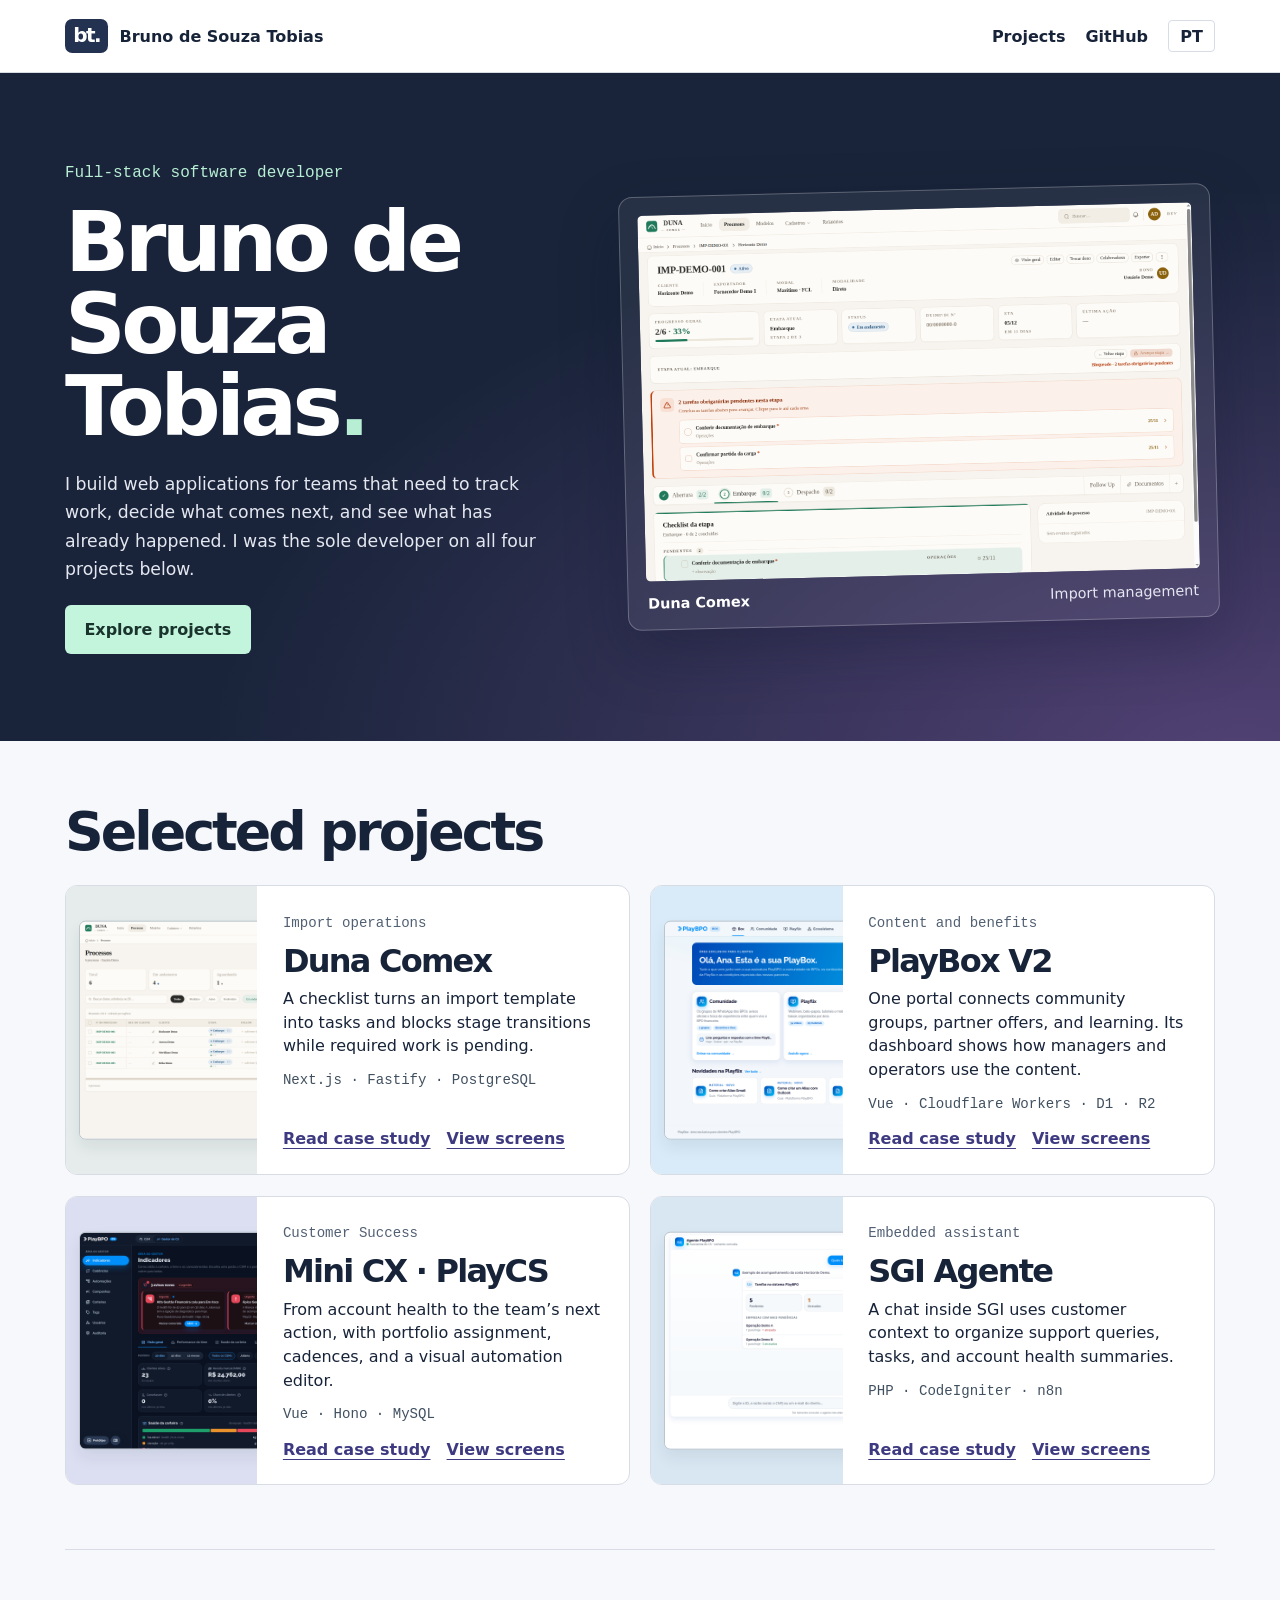
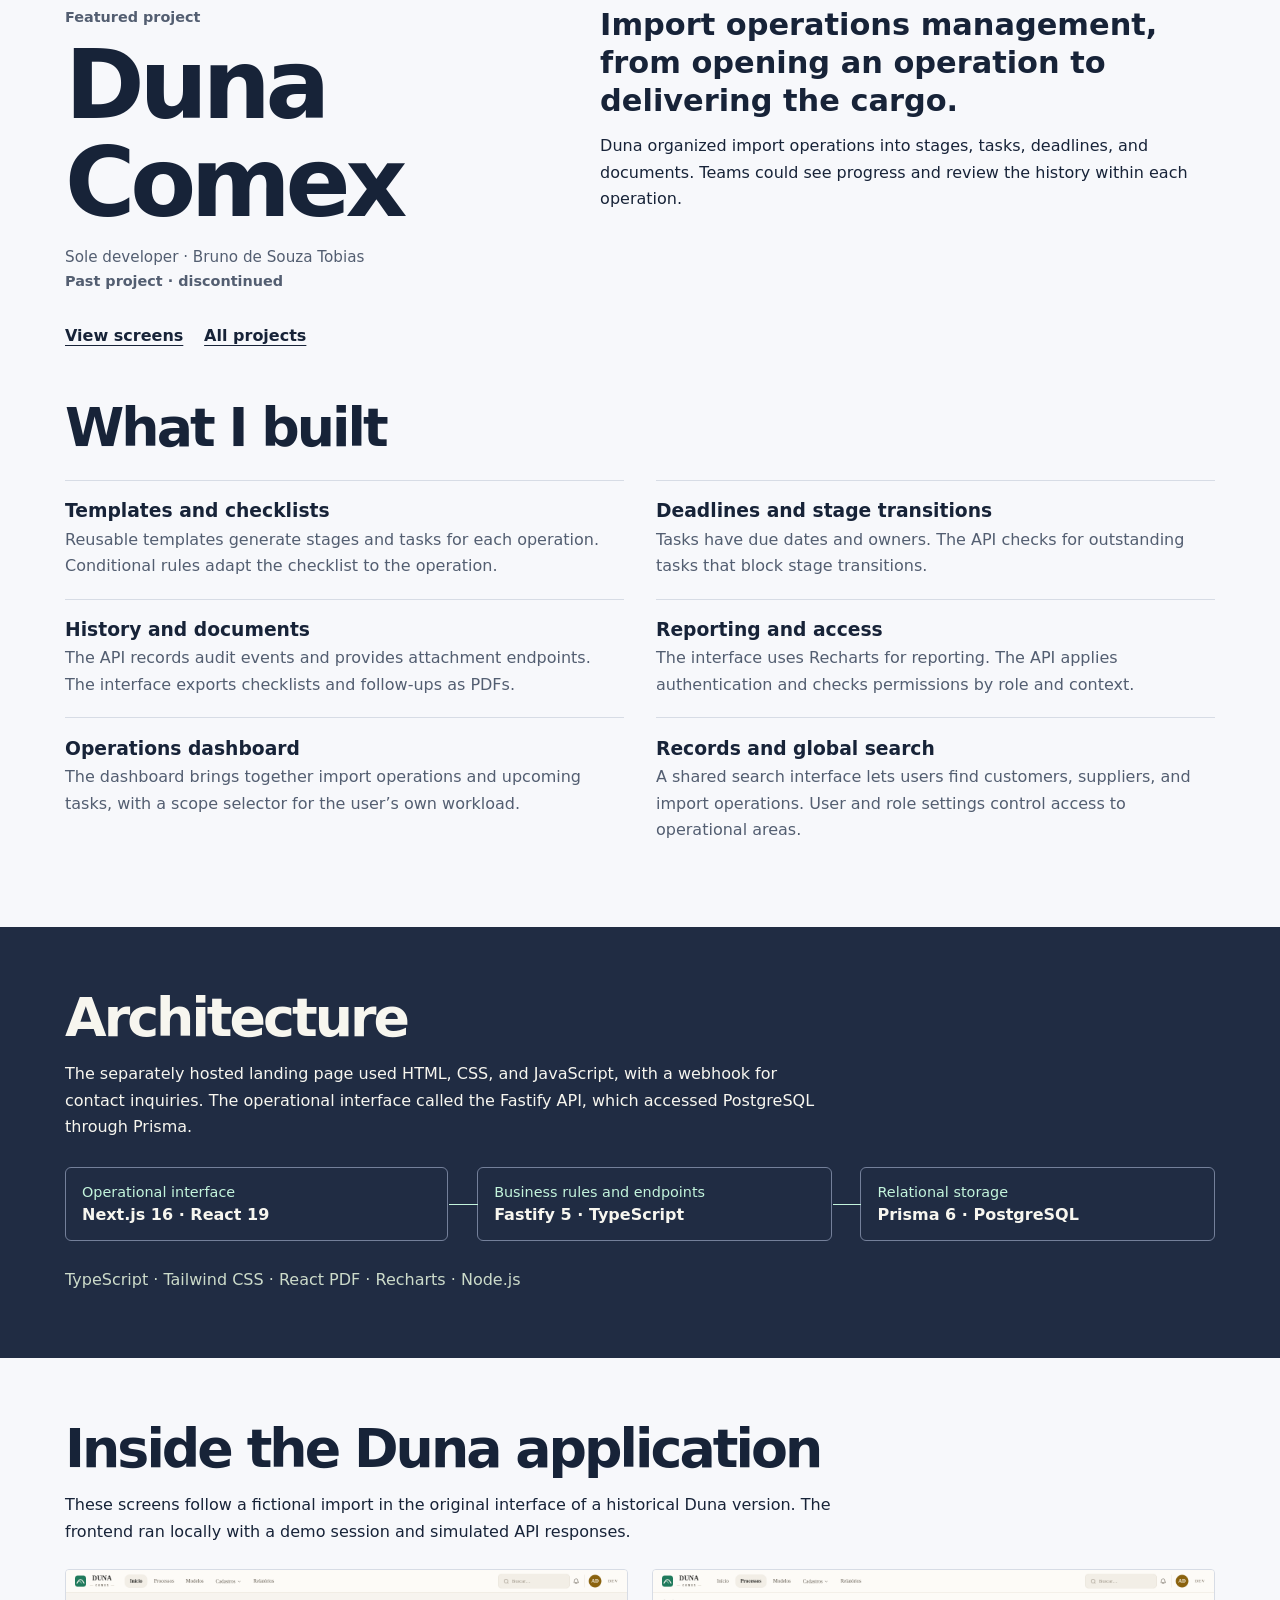
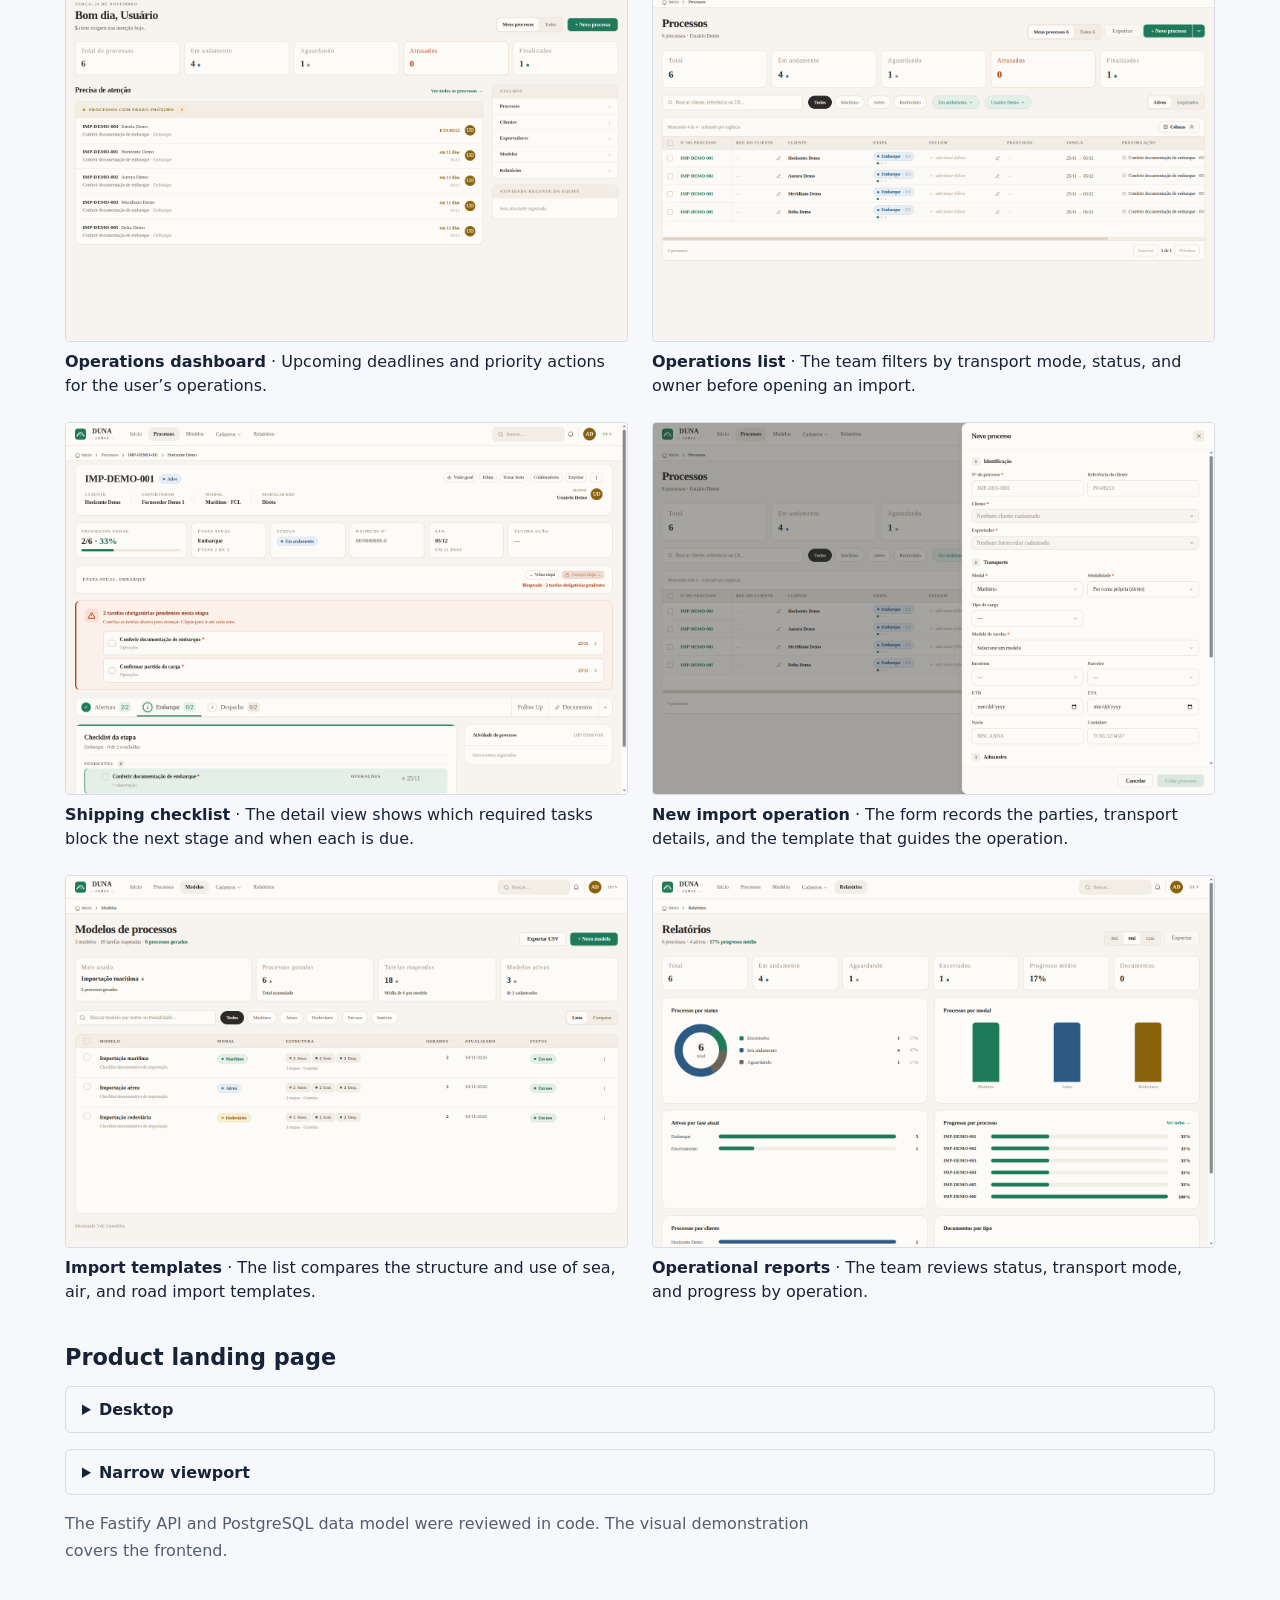
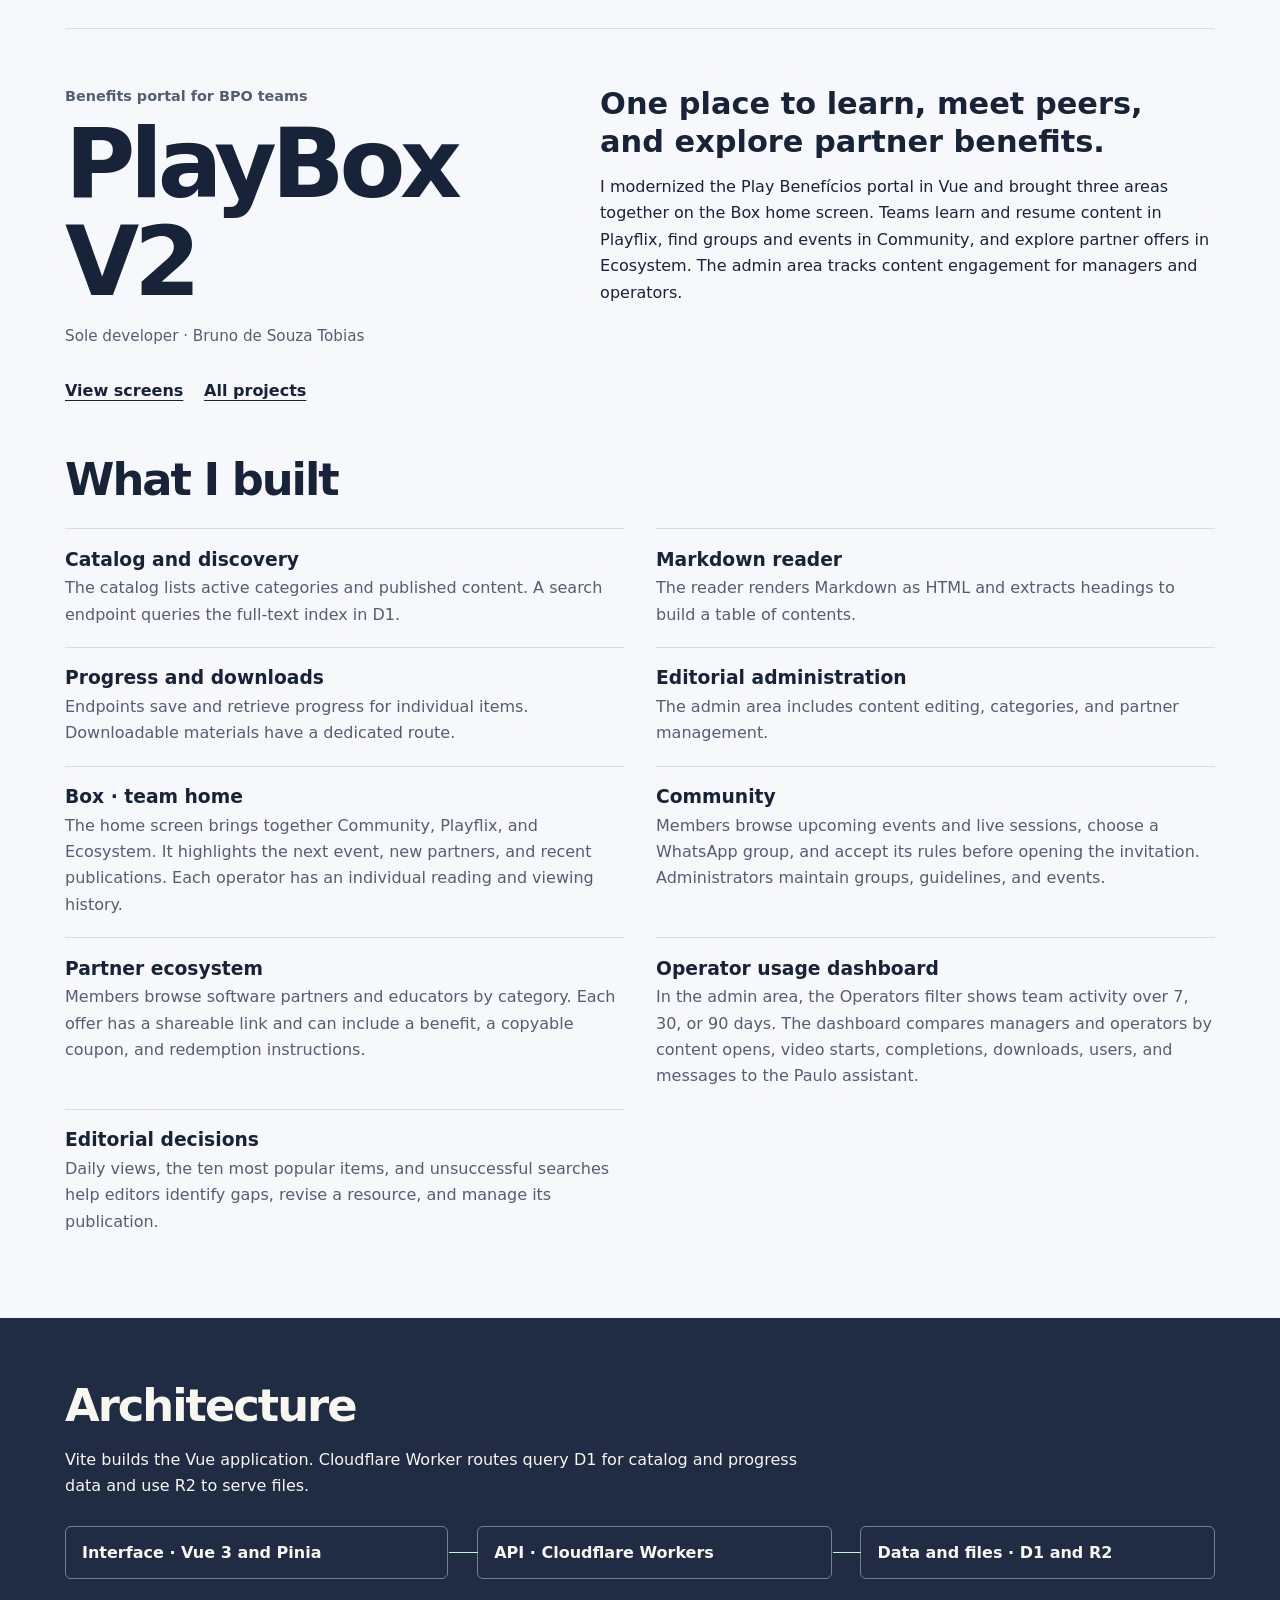
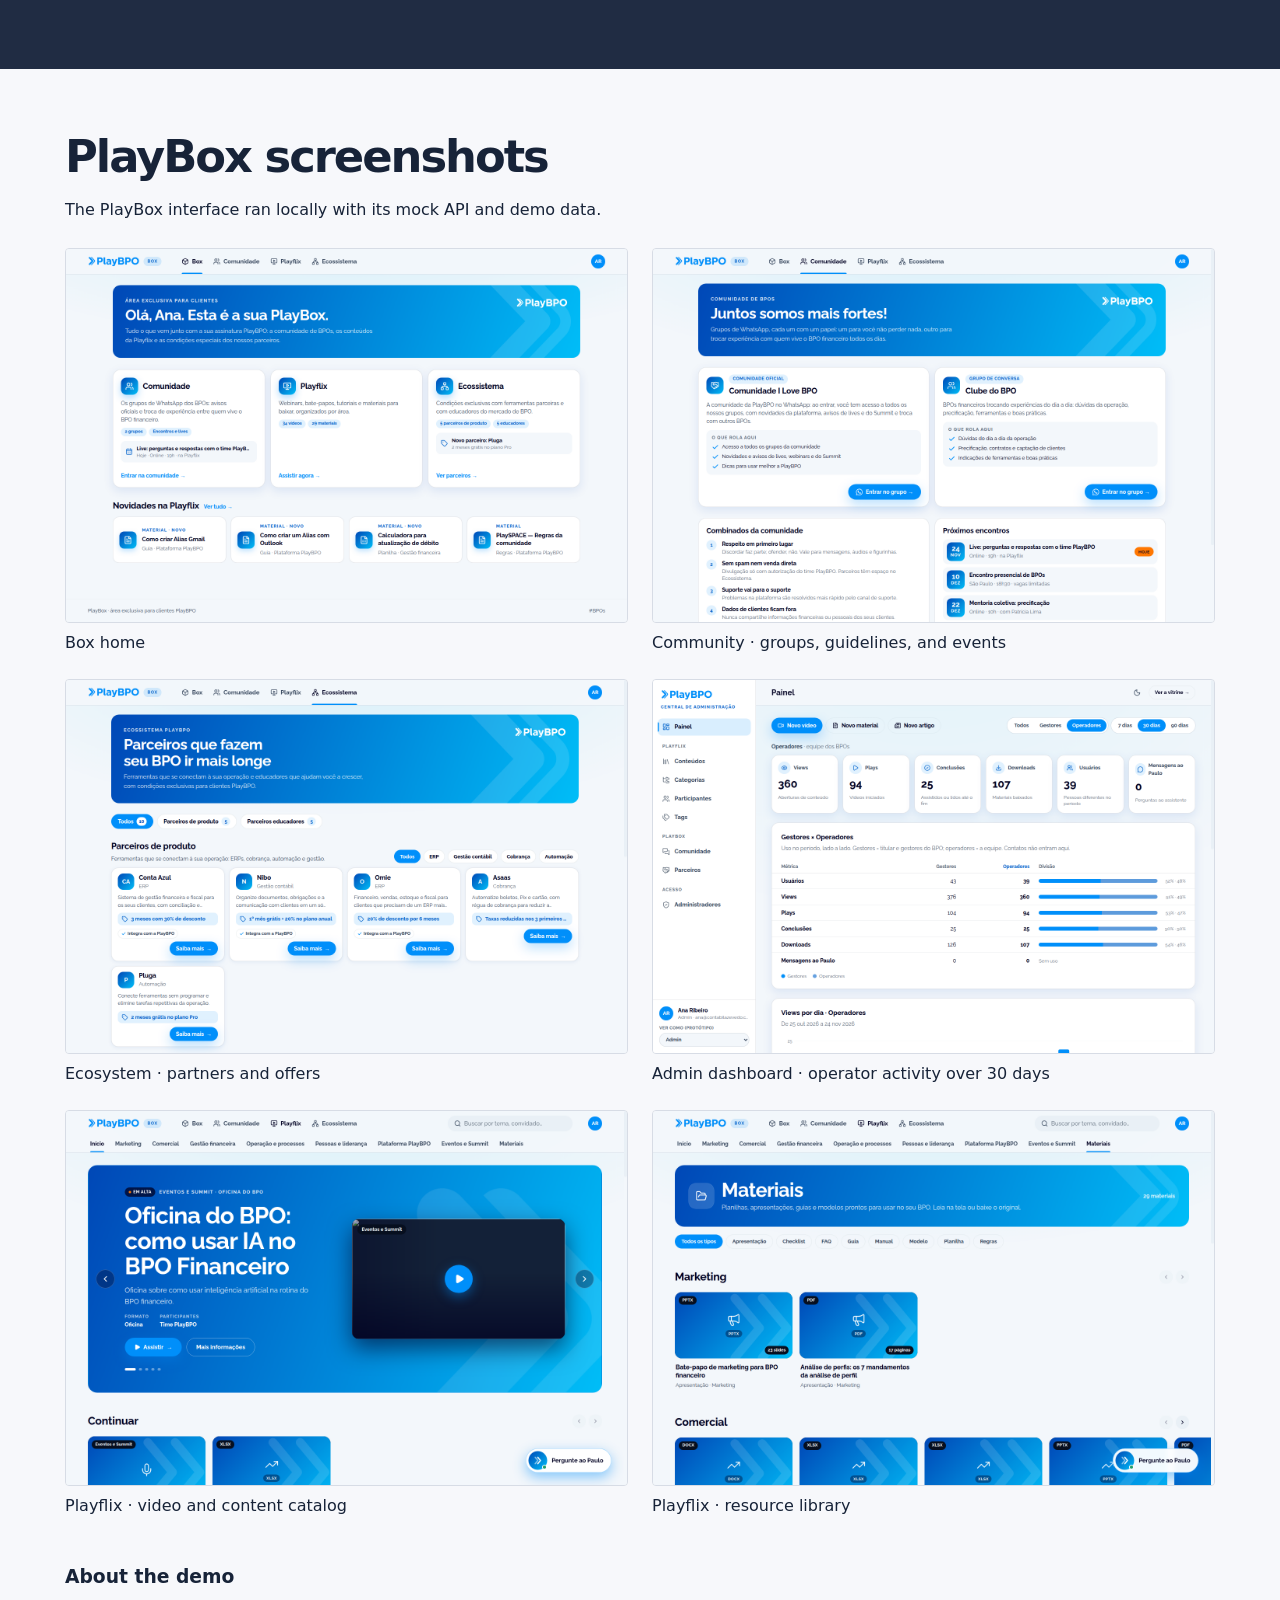
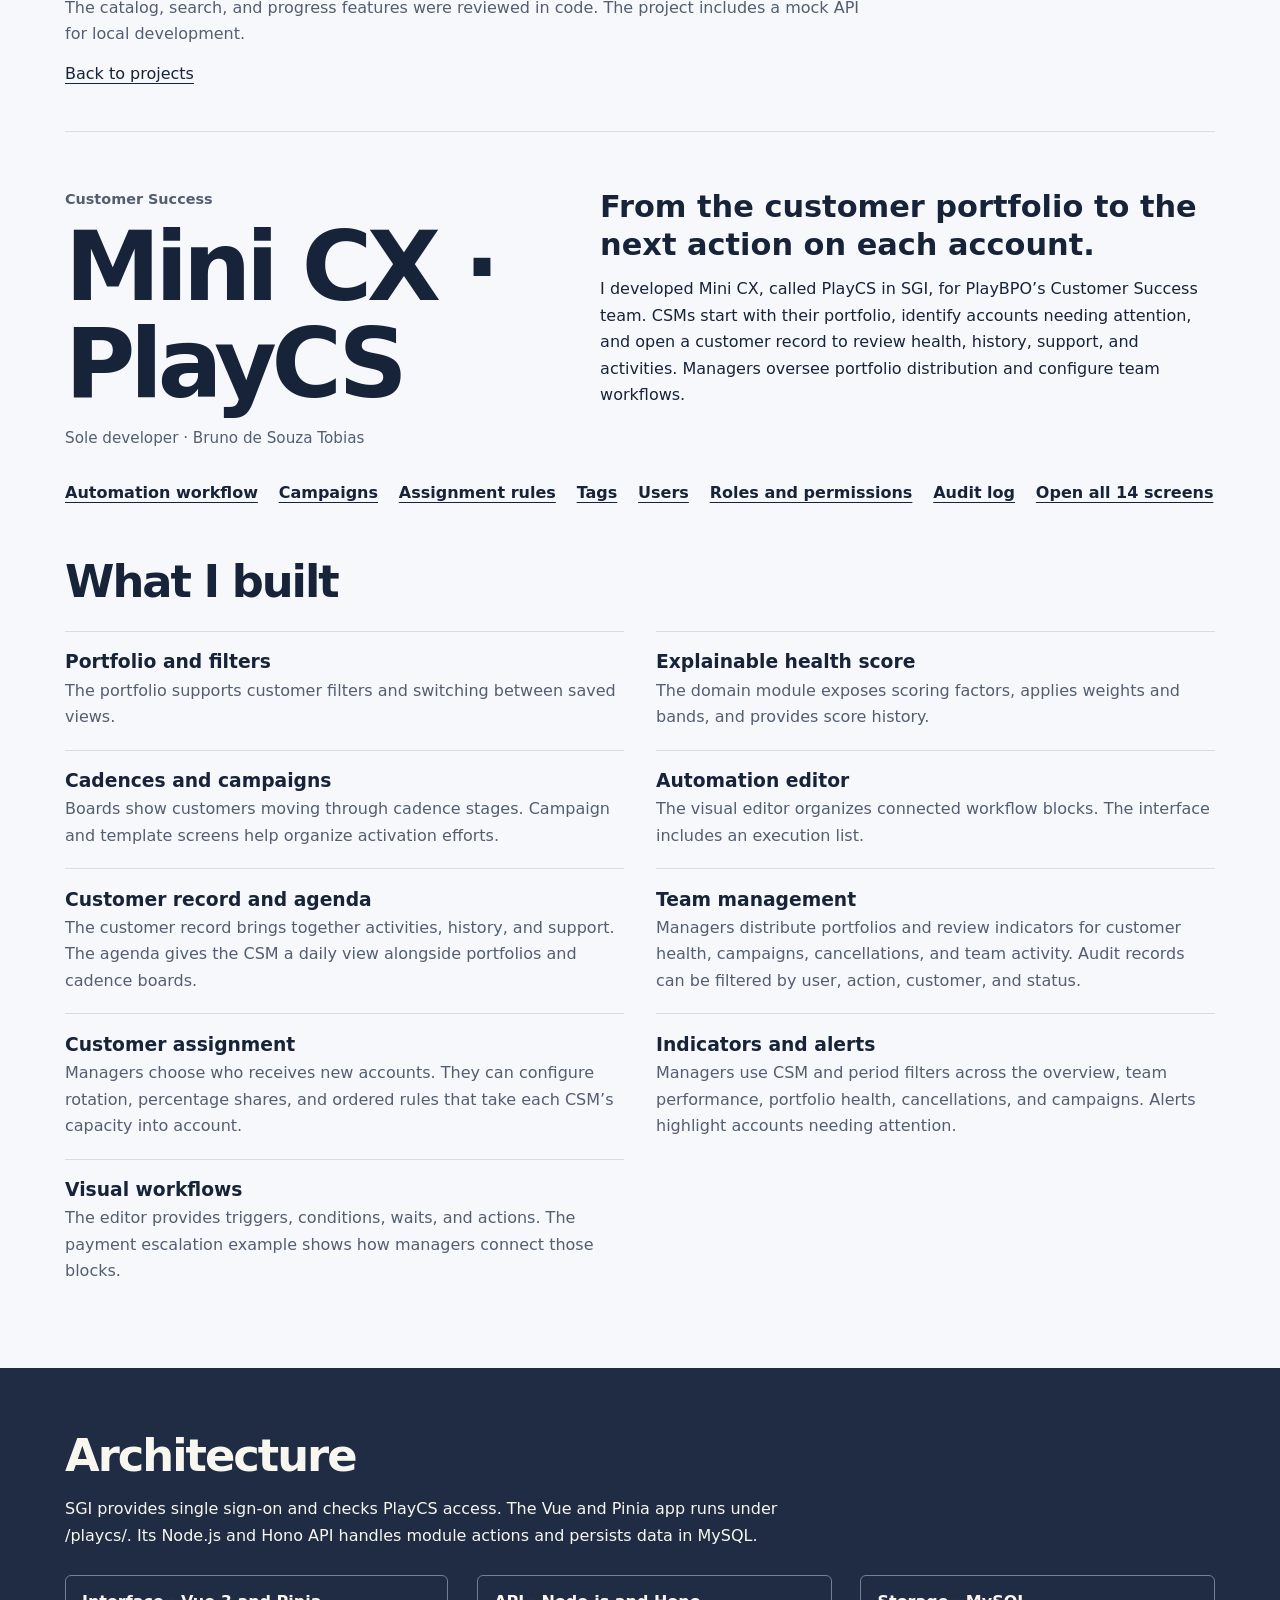
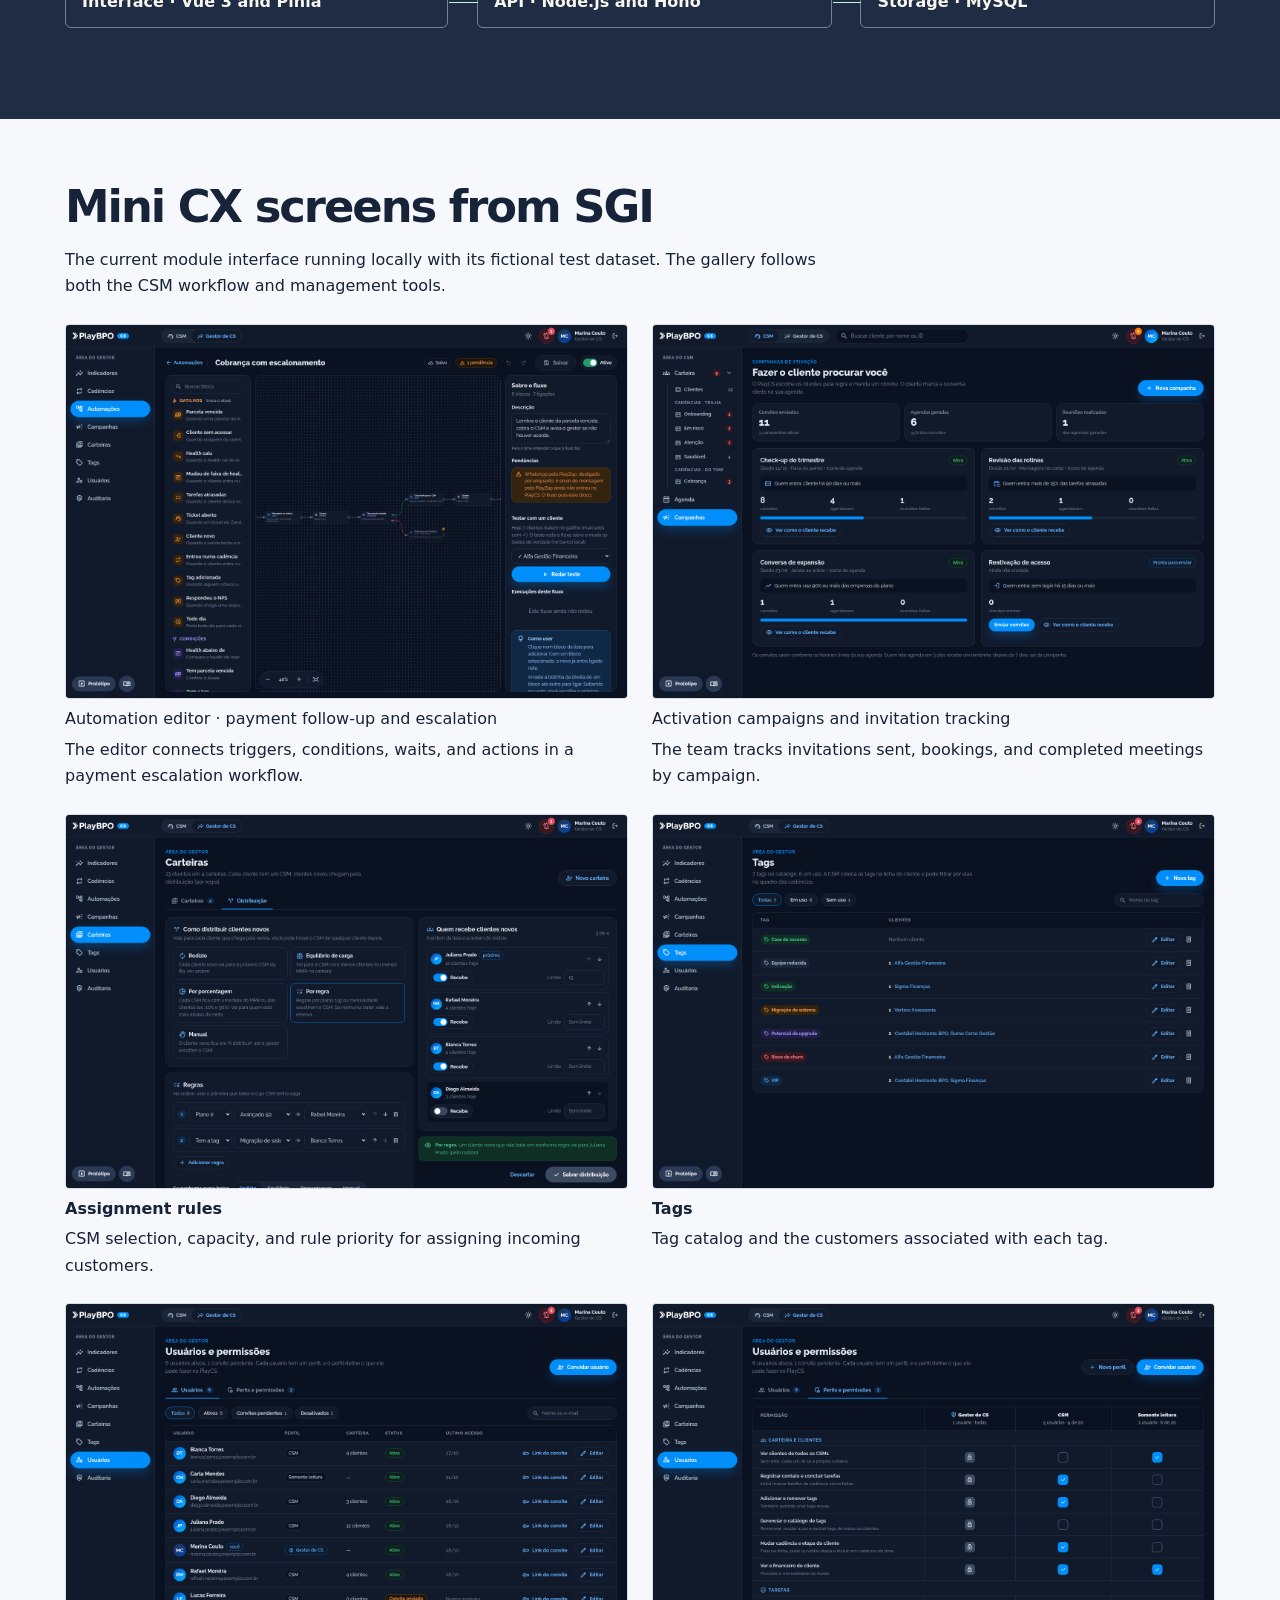
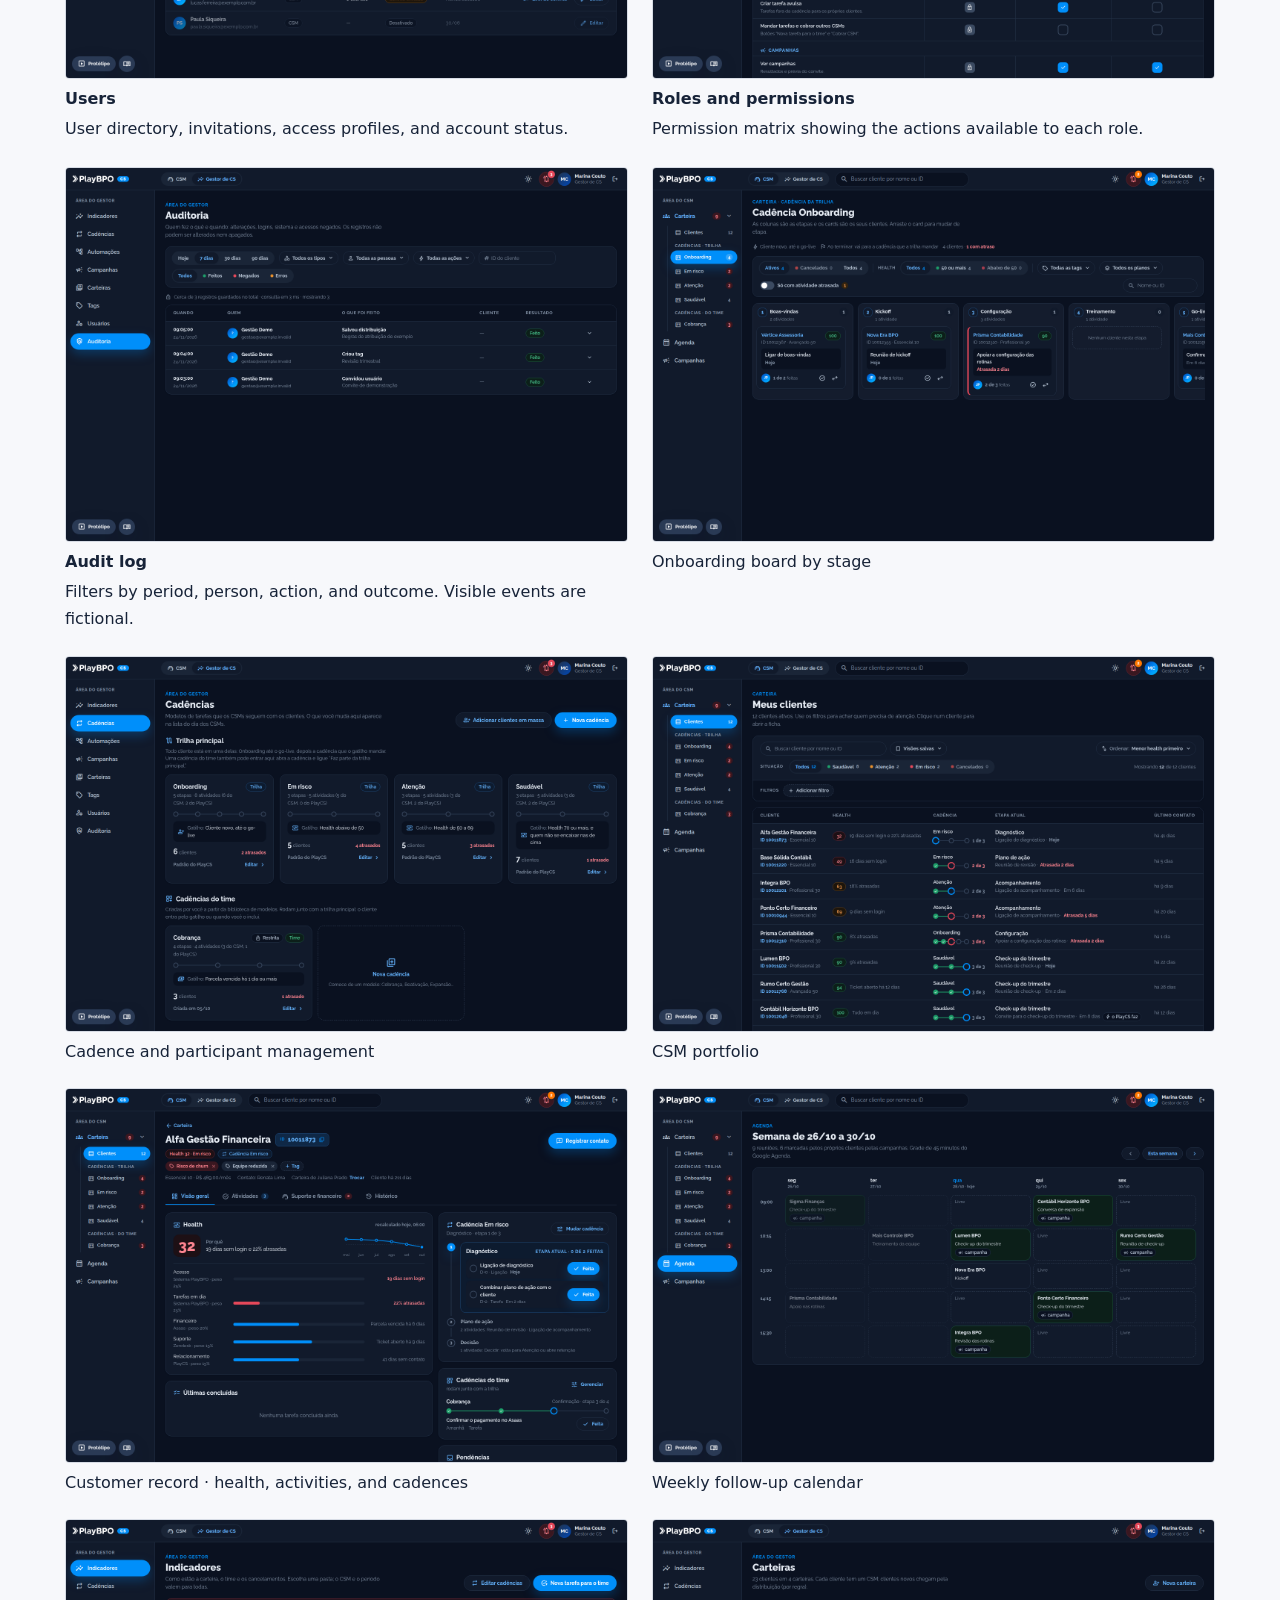
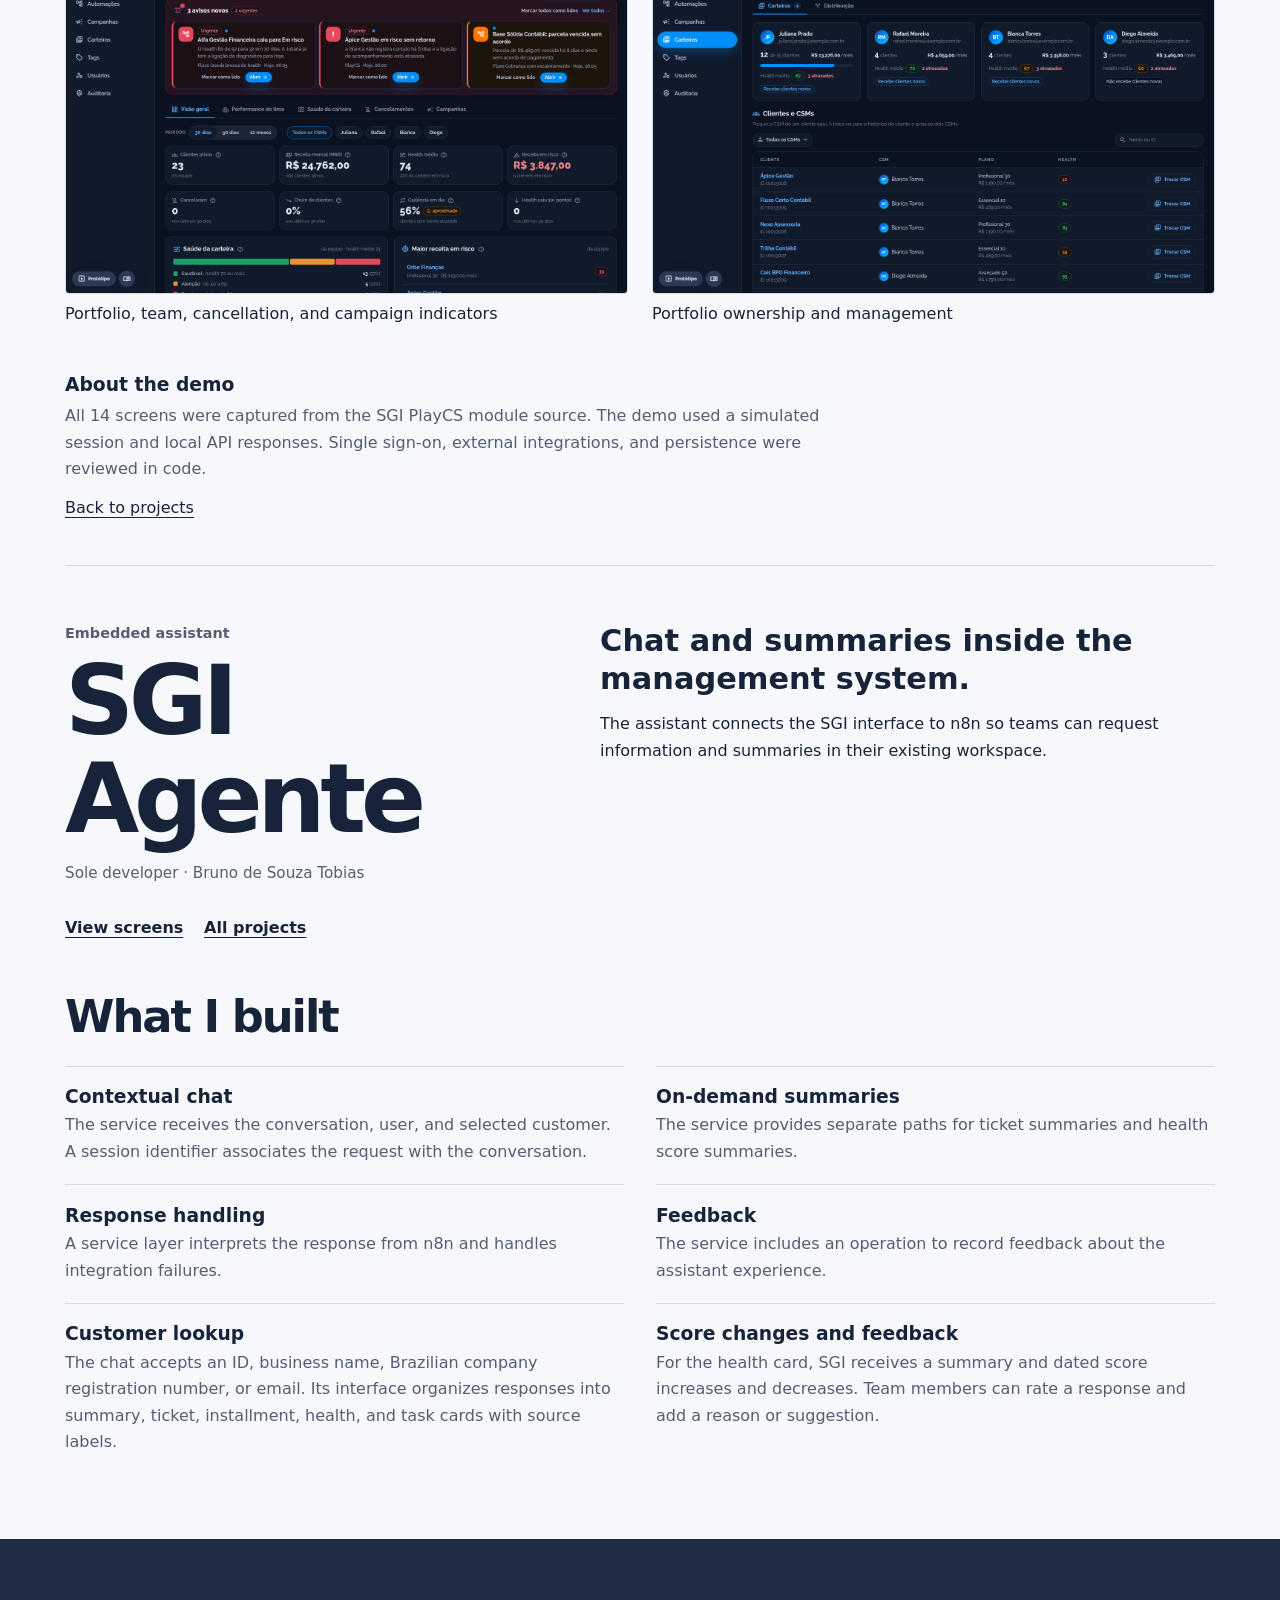
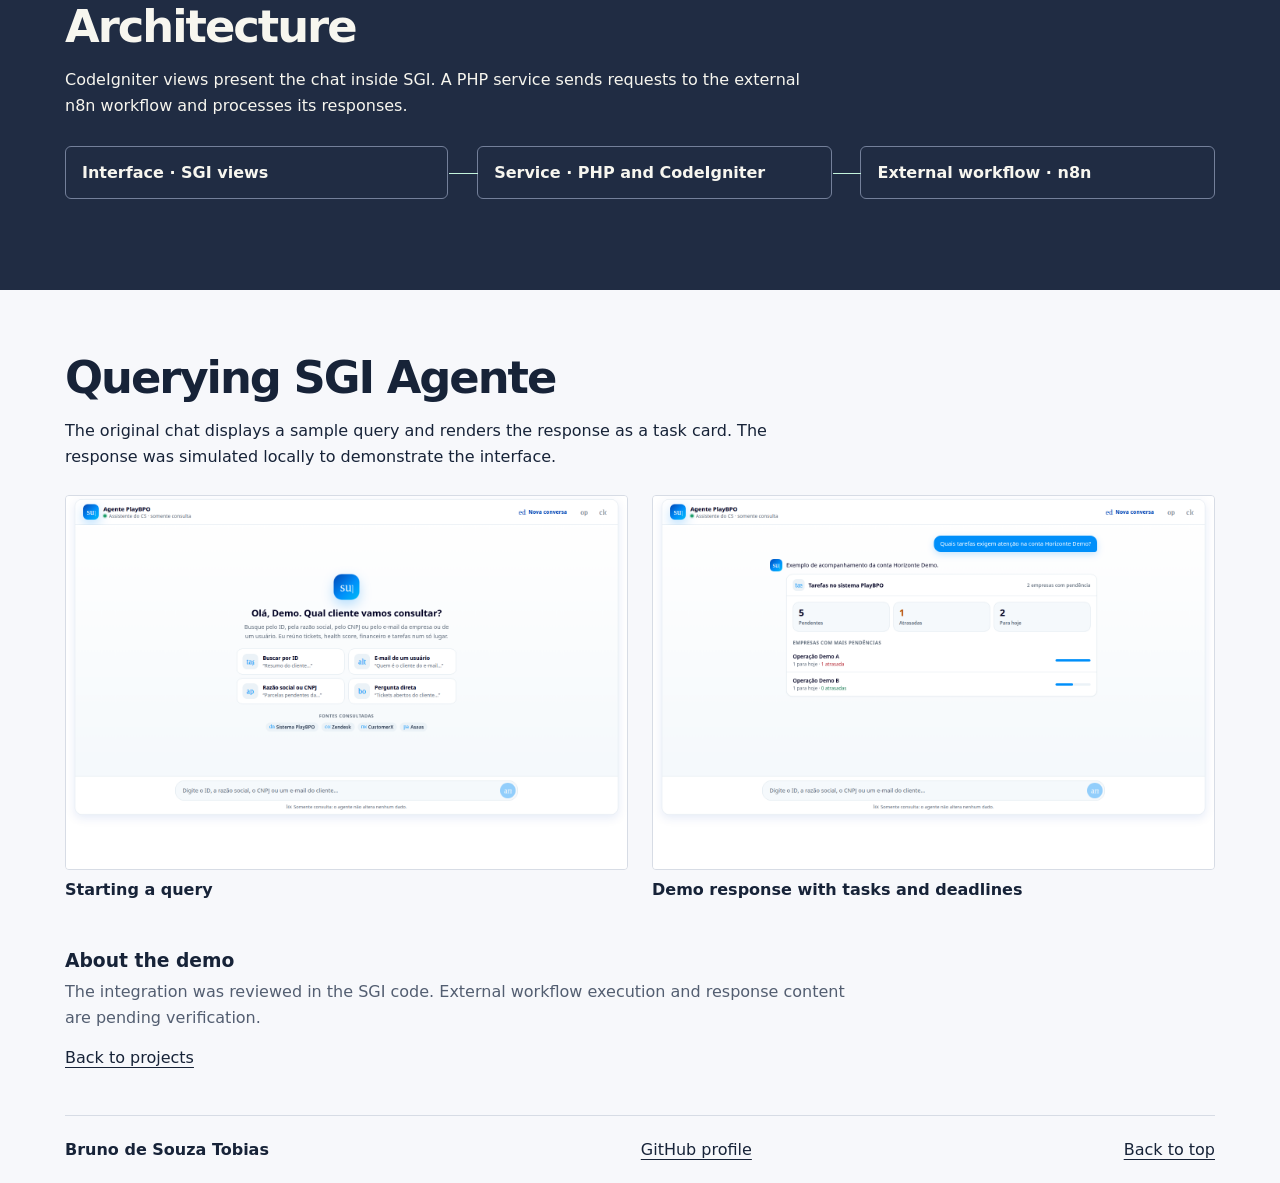
<file: en.html>
<!doctype html>
<html lang="en">
<head>
<meta charset="utf-8">
<meta name="viewport" content="width=device-width, initial-scale=1">
<meta name="description" content="Software for import operations, content portals, Customer Success, and internal tools.">
<title>Bruno de Souza Tobias | Software Developer</title>
<link rel="stylesheet" href="style.css">
</head>
<body id="top">
<header class="mast"><div class="wrap bar">
 <a class="signature" href="#top"><span class="monogram" aria-hidden="true">bt.</span>Bruno de Souza Tobias</a>
 <nav aria-label="Navigation"><a href="#projects">Projects</a><a href="https://github.com/brunodesouzatobias">GitHub</a><a class="language" href="index.html" hreflang="pt-BR">PT</a></nav></div></header>
<main>
<section class="intro-band"><div class="wrap intro-grid"><div class="intro-copy">
 <p class="role">Full-stack software developer</p>
 <h1>Bruno de<br>Souza Tobias<span>.</span></h1>
 <p class="pitch">I build web applications for teams that need to track work, decide what comes next, and see what has already happened. I was the sole developer on all four projects below.</p>
 <a class="button" href="#projects">Explore projects</a>
 </div><figure class="showcase"><a href="#screenshots" aria-label="Explore Duna Comex screens"><img src="media/duna-detalhe.png" alt="Import details and shipping checklist in Duna" width="1512" height="1000"></a>
 <figcaption><b>Duna Comex</b><span>Import management</span></figcaption></figure></div></section>
<section class="wrap work" id="projects"><h2>Selected projects</h2><div class="work-grid"><article class="work-card"><a class="preview" href="#duna" aria-label="Duna Comex"><img src="media/duna-processos.png" alt="Duna Comex" loading="lazy"></a><div class="card-body"><p class="discipline">Import operations</p><h3><a href="#duna">Duna Comex</a></h3><p>A checklist turns an import template into tasks and blocks stage transitions while required work is pending.</p><div class="tools">Next.js · Fastify · PostgreSQL</div><div class="work-actions"><a href="#duna">Read case study</a><a href="#screenshots">View screens</a></div></div></article><article class="work-card"><a class="preview" href="#playbox" aria-label="PlayBox V2"><img src="media/playbox-inicio.png" alt="PlayBox V2" loading="lazy"></a><div class="card-body"><p class="discipline">Content and benefits</p><h3><a href="#playbox">PlayBox V2</a></h3><p>One portal connects community groups, partner offers, and learning. Its dashboard shows how managers and operators use the content.</p><div class="tools">Vue · Cloudflare Workers · D1 · R2</div><div class="work-actions"><a href="#playbox">Read case study</a><a href="#playbox-screenshots">View screens</a></div></div></article><article class="work-card"><a class="preview" href="#playcs" aria-label="Mini CX · PlayCS"><img src="media/minicx-sgi-indicadores.png" alt="Mini CX · PlayCS" loading="lazy"></a><div class="card-body"><p class="discipline">Customer Success</p><h3><a href="#playcs">Mini CX · PlayCS</a></h3><p>From account health to the team’s next action, with portfolio assignment, cadences, and a visual automation editor.</p><div class="tools">Vue · Hono · MySQL</div><div class="work-actions"><a href="#playcs">Read case study</a><a href="#playcs-screenshots">View screens</a></div></div></article><article class="work-card"><a class="preview" href="#sgi-agente" aria-label="SGI Agente"><img src="media/sgi-tarefas.png" alt="SGI Agente" loading="lazy"></a><div class="card-body"><p class="discipline">Embedded assistant</p><h3><a href="#sgi-agente">SGI Agente</a></h3><p>A chat inside SGI uses customer context to organize support queries, tasks, and account health summaries.</p><div class="tools">PHP · CodeIgniter · n8n</div><div class="work-actions"><a href="#sgi-agente">Read case study</a><a href="#sgi-agente-screenshots">View screens</a></div></div></article></div></section>
<article id="duna">
<section class="wrap case">
<div><p class="eyebrow">Featured project</p><h2>Duna Comex</h2><p class="credit">Sole developer · Bruno de Souza Tobias</p><p class="status">Past project · discontinued</p></div>
<div><p class="lead">Import operations management, from opening an operation to delivering the cargo.</p><p>Duna organized import operations into stages, tasks, deadlines, and documents. Teams could see progress and review the history within each operation.</p></div>
<div class="case-links"><a href="#screenshots">View screens</a><a href="#projects">All projects</a></div></section>
<section class="wrap features">
<h2>What I built</h2><ul><li><h3>Templates and checklists</h3><p>Reusable templates generate stages and tasks for each operation. Conditional rules adapt the checklist to the operation.</p></li><li><h3>Deadlines and stage transitions</h3><p>Tasks have due dates and owners. The API checks for outstanding tasks that block stage transitions.</p></li><li><h3>History and documents</h3><p>The API records audit events and provides attachment endpoints. The interface exports checklists and follow-ups as PDFs.</p></li><li><h3>Reporting and access</h3><p>The interface uses Recharts for reporting. The API applies authentication and checks permissions by role and context.</p></li><li><h3>Operations dashboard</h3><p>The dashboard brings together import operations and upcoming tasks, with a scope selector for the user’s own workload.</p></li><li><h3>Records and global search</h3><p>A shared search interface lets users find customers, suppliers, and import operations. User and role settings control access to operational areas.</p></li></ul>
</section>
<section class="architecture" id="architecture"><div class="wrap">
<h2>Architecture</h2><p>The separately hosted landing page used HTML, CSS, and JavaScript, with a webhook for contact inquiries. The operational interface called the Fastify API, which accessed PostgreSQL through Prisma.</p><ol class="diagram"><li><small>Operational interface</small><strong>Next.js 16 · React 19</strong></li><li><small>Business rules and endpoints</small><strong>Fastify 5 · TypeScript</strong></li><li><small>Relational storage</small><strong>Prisma 6 · PostgreSQL</strong></li></ol>
<p class="stack">TypeScript · Tailwind CSS · React PDF · Recharts · Node.js</p>
</div></section>
<section class="wrap gallery" id="screenshots"><h2>Inside the Duna application</h2><p>These screens follow a fictional import in the original interface of a historical Duna version. The frontend ran locally with a demo session and simulated API responses.</p><div class="box-gallery"><figure><a href="media/duna-painel.png"><img loading="lazy" src="media/duna-painel.png" alt="Operations dashboard"></a><figcaption><strong>Operations dashboard</strong> · Upcoming deadlines and priority actions for the user’s operations.</figcaption></figure><figure><a href="media/duna-processos.png"><img loading="lazy" src="media/duna-processos.png" alt="Operations list"></a><figcaption><strong>Operations list</strong> · The team filters by transport mode, status, and owner before opening an import.</figcaption></figure><figure><a href="media/duna-detalhe.png"><img loading="lazy" src="media/duna-detalhe.png" alt="Shipping checklist"></a><figcaption><strong>Shipping checklist</strong> · The detail view shows which required tasks block the next stage and when each is due.</figcaption></figure><figure><a href="media/duna-novo.png"><img loading="lazy" src="media/duna-novo.png" alt="New import operation"></a><figcaption><strong>New import operation</strong> · The form records the parties, transport details, and the template that guides the operation.</figcaption></figure><figure><a href="media/duna-modelos.png"><img loading="lazy" src="media/duna-modelos.png" alt="Import templates"></a><figcaption><strong>Import templates</strong> · The list compares the structure and use of sea, air, and road import templates.</figcaption></figure><figure><a href="media/duna-relatorios.png"><img loading="lazy" src="media/duna-relatorios.png" alt="Operational reports"></a><figcaption><strong>Operational reports</strong> · The team reviews status, transport mode, and progress by operation.</figcaption></figure></div><h3 class="landing-title">Product landing page</h3><details><summary>Desktop</summary><a href="media/duna-landing-desktop.png"><img class="desktop" src="media/duna-landing-desktop.png" alt="Landing page screenshots · Desktop"></a></details><details><summary>Narrow viewport</summary><a href="media/duna-landing-mobile.png"><img class="mobile" src="media/duna-landing-mobile.png" alt="Landing page screenshots · Narrow viewport"></a></details>
<p class="note">The Fastify API and PostgreSQL data model were reviewed in code. The visual demonstration covers the frontend.</p>
</section>
</article>
<article class="full-case" id="playbox" aria-labelledby="playbox-title">
<section class="wrap case">
<div><p class="eyebrow">Benefits portal for BPO teams</p><h2 id="playbox-title">PlayBox V2</h2><p class="credit">Sole developer · Bruno de Souza Tobias</p></div>
<div><p class="lead">One place to learn, meet peers, and explore partner benefits.</p><p>I modernized the Play Benefícios portal in Vue and brought three areas together on the Box home screen. Teams learn and resume content in Playflix, find groups and events in Community, and explore partner offers in Ecosystem. The admin area tracks content engagement for managers and operators.</p></div>
<div class="case-links"><a href="#playbox-screenshots">View screens</a><a href="#projects">All projects</a></div></section>
<section class="wrap features"><h3 class="section-heading">What I built</h3><ul><li><h3>Catalog and discovery</h3><p>The catalog lists active categories and published content. A search endpoint queries the full-text index in D1.</p></li><li><h3>Markdown reader</h3><p>The reader renders Markdown as HTML and extracts headings to build a table of contents.</p></li><li><h3>Progress and downloads</h3><p>Endpoints save and retrieve progress for individual items. Downloadable materials have a dedicated route.</p></li><li><h3>Editorial administration</h3><p>The admin area includes content editing, categories, and partner management.</p></li><li><h3>Box · team home</h3><p>The home screen brings together Community, Playflix, and Ecosystem. It highlights the next event, new partners, and recent publications. Each operator has an individual reading and viewing history.</p></li><li><h3>Community</h3><p>Members browse upcoming events and live sessions, choose a WhatsApp group, and accept its rules before opening the invitation. Administrators maintain groups, guidelines, and events.</p></li><li><h3>Partner ecosystem</h3><p>Members browse software partners and educators by category. Each offer has a shareable link and can include a benefit, a copyable coupon, and redemption instructions.</p></li><li><h3>Operator usage dashboard</h3><p>In the admin area, the Operators filter shows team activity over 7, 30, or 90 days. The dashboard compares managers and operators by content opens, video starts, completions, downloads, users, and messages to the Paulo assistant.</p></li><li><h3>Editorial decisions</h3><p>Daily views, the ten most popular items, and unsuccessful searches help editors identify gaps, revise a resource, and manage its publication.</p></li></ul></section>
<section class="architecture" id="playbox-architecture"><div class="wrap">
<h3 class="section-heading">Architecture</h3><p>Vite builds the Vue application. Cloudflare Worker routes query D1 for catalog and progress data and use R2 to serve files.</p><ol class="diagram"><li><strong>Interface · Vue 3 and Pinia</strong></li><li><strong>API · Cloudflare Workers</strong></li><li><strong>Data and files · D1 and R2</strong></li></ol>
</div></section>
<section class="wrap gallery case-gallery" id="playbox-screenshots"><h3 class="section-heading">PlayBox screenshots</h3><p>The PlayBox interface ran locally with its mock API and demo data.</p><div class="box-gallery"><figure><a href="media/playbox-inicio.png"><img src="media/playbox-inicio.png" width="1440" height="960" loading="lazy" alt="Box home"></a><figcaption>Box home</figcaption></figure><figure><a href="media/playbox-comunidade.png"><img src="media/playbox-comunidade.png" width="1440" height="960" loading="lazy" alt="Community · groups, guidelines, and events"></a><figcaption>Community · groups, guidelines, and events</figcaption></figure><figure><a href="media/playbox-ecossistema.png"><img src="media/playbox-ecossistema.png" width="1440" height="960" loading="lazy" alt="Ecosystem · partners and offers"></a><figcaption>Ecosystem · partners and offers</figcaption></figure><figure><a href="media/playbox-operadores.png"><img src="media/playbox-operadores.png" width="1440" height="960" loading="lazy" alt="Admin dashboard · operator activity over 30 days"></a><figcaption>Admin dashboard · operator activity over 30 days</figcaption></figure><figure><a href="media/playbox-catalogo.png"><img src="media/playbox-catalogo.png" width="1440" height="960" loading="lazy" alt="Playflix · video and content catalog"></a><figcaption>Playflix · video and content catalog</figcaption></figure><figure><a href="media/playbox-materiais.png"><img src="media/playbox-materiais.png" width="1440" height="960" loading="lazy" alt="Playflix · resource library"></a><figcaption>Playflix · resource library</figcaption></figure></div></section>
<section class="wrap case-validation"><h3>About the demo</h3><p>The catalog, search, and progress features were reviewed in code. The project includes a mock API for local development.</p><a href="#projects">Back to projects</a></section>
</article>
<article class="full-case" id="playcs" aria-labelledby="playcs-title">
<section class="wrap case">
<div><p class="eyebrow">Customer Success</p><h2 id="playcs-title">Mini CX · PlayCS</h2><p class="credit">Sole developer · Bruno de Souza Tobias</p></div>
<div><p class="lead">From the customer portfolio to the next action on each account.</p><p>I developed Mini CX, called PlayCS in SGI, for PlayBPO’s Customer Success team. CSMs start with their portfolio, identify accounts needing attention, and open a customer record to review health, history, support, and activities. Managers oversee portfolio distribution and configure team workflows.</p></div>
<div class="case-links"><a href="#mini-automacoes">Automation workflow</a><a href="#mini-campanhas">Campaigns</a><a href="#mini-regras-distribuicao">Assignment rules</a><a href="#mini-tags">Tags</a><a href="#mini-usuarios">Users</a><a href="#mini-perfis">Roles and permissions</a><a href="#mini-auditoria">Audit log</a><a href="mini-cx-en.html">Open all 14 screens</a></div></section>
<section class="wrap features"><h3 class="section-heading">What I built</h3><ul><li><h3>Portfolio and filters</h3><p>The portfolio supports customer filters and switching between saved views.</p></li><li><h3>Explainable health score</h3><p>The domain module exposes scoring factors, applies weights and bands, and provides score history.</p></li><li><h3>Cadences and campaigns</h3><p>Boards show customers moving through cadence stages. Campaign and template screens help organize activation efforts.</p></li><li><h3>Automation editor</h3><p>The visual editor organizes connected workflow blocks. The interface includes an execution list.</p></li><li><h3>Customer record and agenda</h3><p>The customer record brings together activities, history, and support. The agenda gives the CSM a daily view alongside portfolios and cadence boards.</p></li><li><h3>Team management</h3><p>Managers distribute portfolios and review indicators for customer health, campaigns, cancellations, and team activity. Audit records can be filtered by user, action, customer, and status.</p></li><li><h3>Customer assignment</h3><p>Managers choose who receives new accounts. They can configure rotation, percentage shares, and ordered rules that take each CSM’s capacity into account.</p></li><li><h3>Indicators and alerts</h3><p>Managers use CSM and period filters across the overview, team performance, portfolio health, cancellations, and campaigns. Alerts highlight accounts needing attention.</p></li><li><h3>Visual workflows</h3><p>The editor provides triggers, conditions, waits, and actions. The payment escalation example shows how managers connect those blocks.</p></li></ul></section>
<section class="architecture" id="playcs-architecture"><div class="wrap">
<h3 class="section-heading">Architecture</h3><p>SGI provides single sign-on and checks PlayCS access. The Vue and Pinia app runs under /playcs/. Its Node.js and Hono API handles module actions and persists data in MySQL.</p><ol class="diagram"><li><strong>Interface · Vue 3 and Pinia</strong></li><li><strong>API · Node.js and Hono</strong></li><li><strong>Storage · MySQL</strong></li></ol>
</div></section>
<section class="wrap gallery case-gallery" id="playcs-screenshots"><h3 class="section-heading">Mini CX screens from SGI</h3><p>The current module interface running locally with its fictional test dataset. The gallery follows both the CSM workflow and management tools.</p><div class="box-gallery"><figure id="mini-automacoes"><a href="media/minicx-sgi-automacoes.png"><img src="media/minicx-sgi-automacoes.png" alt="Automation editor · payment follow-up and escalation" width="1512" height="1000" loading="eager"></a><figcaption>Automation editor · payment follow-up and escalation<p>The editor connects triggers, conditions, waits, and actions in a payment escalation workflow.</p></figcaption></figure><figure id="mini-campanhas"><a href="media/minicx-sgi-campanhas.png"><img src="media/minicx-sgi-campanhas.png" alt="Activation campaigns and invitation tracking" width="1512" height="1000" loading="eager"></a><figcaption>Activation campaigns and invitation tracking<p>The team tracks invitations sent, bookings, and completed meetings by campaign.</p></figcaption></figure><figure id="mini-regras-distribuicao"><a href="media/minicx-sgi-regras-distribuicao.png"><img src="media/minicx-sgi-regras-distribuicao.png" width="1512" height="1000" alt="Assignment rules" loading="lazy"></a><figcaption><strong>Assignment rules</strong><p>CSM selection, capacity, and rule priority for assigning incoming customers.</p></figcaption></figure><figure id="mini-tags"><a href="media/minicx-sgi-tags.png"><img src="media/minicx-sgi-tags.png" width="1512" height="1000" alt="Tags" loading="lazy"></a><figcaption><strong>Tags</strong><p>Tag catalog and the customers associated with each tag.</p></figcaption></figure><figure id="mini-usuarios"><a href="media/minicx-sgi-usuarios.png"><img src="media/minicx-sgi-usuarios.png" width="1512" height="1000" alt="Users" loading="lazy"></a><figcaption><strong>Users</strong><p>User directory, invitations, access profiles, and account status.</p></figcaption></figure><figure id="mini-perfis"><a href="media/minicx-sgi-perfis.png"><img src="media/minicx-sgi-perfis.png" width="1512" height="1000" alt="Roles and permissions" loading="lazy"></a><figcaption><strong>Roles and permissions</strong><p>Permission matrix showing the actions available to each role.</p></figcaption></figure><figure id="mini-auditoria"><a href="media/minicx-sgi-auditoria.png"><img src="media/minicx-sgi-auditoria.png" width="1512" height="1000" alt="Audit log" loading="lazy"></a><figcaption><strong>Audit log</strong><p>Filters by period, person, action, and outcome. Visible events are fictional.</p></figcaption></figure><figure id="mini-quadro"><a href="media/minicx-sgi-quadro.png"><img src="media/minicx-sgi-quadro.png" alt="Onboarding board by stage" width="1512" height="1000" loading="lazy"></a><figcaption>Onboarding board by stage</figcaption></figure><figure id="mini-cadencias"><a href="media/minicx-sgi-cadencias.png"><img src="media/minicx-sgi-cadencias.png" alt="Cadence and participant management" width="1512" height="1000" loading="lazy"></a><figcaption>Cadence and participant management</figcaption></figure><figure id="mini-carteira"><a href="media/minicx-sgi-carteira.png"><img src="media/minicx-sgi-carteira.png" alt="CSM portfolio" width="1512" height="1000" loading="lazy"></a><figcaption>CSM portfolio</figcaption></figure><figure id="mini-ficha"><a href="media/minicx-sgi-ficha.png"><img src="media/minicx-sgi-ficha.png" alt="Customer record · health, activities, and cadences" width="1512" height="1000" loading="lazy"></a><figcaption>Customer record · health, activities, and cadences</figcaption></figure><figure id="mini-agenda"><a href="media/minicx-sgi-agenda.png"><img src="media/minicx-sgi-agenda.png" alt="Weekly follow-up calendar" width="1512" height="1000" loading="lazy"></a><figcaption>Weekly follow-up calendar</figcaption></figure><figure id="mini-indicadores"><a href="media/minicx-sgi-indicadores.png"><img src="media/minicx-sgi-indicadores.png" alt="Portfolio, team, cancellation, and campaign indicators" width="1512" height="1000" loading="lazy"></a><figcaption>Portfolio, team, cancellation, and campaign indicators</figcaption></figure><figure id="mini-distribuicao"><a href="media/minicx-sgi-distribuicao.png"><img src="media/minicx-sgi-distribuicao.png" alt="Portfolio ownership and management" width="1512" height="1000" loading="lazy"></a><figcaption>Portfolio ownership and management</figcaption></figure></div></section>
<section class="wrap case-validation"><h3>About the demo</h3><p>All 14 screens were captured from the SGI PlayCS module source. The demo used a simulated session and local API responses. Single sign-on, external integrations, and persistence were reviewed in code.</p><a href="#projects">Back to projects</a></section>
</article>
<article class="full-case" id="sgi-agente" aria-labelledby="sgi-agente-title">
<section class="wrap case">
<div><p class="eyebrow">Embedded assistant</p><h2 id="sgi-agente-title">SGI Agente</h2><p class="credit">Sole developer · Bruno de Souza Tobias</p></div>
<div><p class="lead">Chat and summaries inside the management system.</p><p>The assistant connects the SGI interface to n8n so teams can request information and summaries in their existing workspace.</p></div>
<div class="case-links"><a href="#sgi-agente-screenshots">View screens</a><a href="#projects">All projects</a></div></section>
<section class="wrap features"><h3 class="section-heading">What I built</h3><ul><li><h3>Contextual chat</h3><p>The service receives the conversation, user, and selected customer. A session identifier associates the request with the conversation.</p></li><li><h3>On-demand summaries</h3><p>The service provides separate paths for ticket summaries and health score summaries.</p></li><li><h3>Response handling</h3><p>A service layer interprets the response from n8n and handles integration failures.</p></li><li><h3>Feedback</h3><p>The service includes an operation to record feedback about the assistant experience.</p></li><li><h3>Customer lookup</h3><p>The chat accepts an ID, business name, Brazilian company registration number, or email. Its interface organizes responses into summary, ticket, installment, health, and task cards with source labels.</p></li><li><h3>Score changes and feedback</h3><p>For the health card, SGI receives a summary and dated score increases and decreases. Team members can rate a response and add a reason or suggestion.</p></li></ul></section>
<section class="architecture" id="sgi-agente-architecture"><div class="wrap">
<h3 class="section-heading">Architecture</h3><p>CodeIgniter views present the chat inside SGI. A PHP service sends requests to the external n8n workflow and processes its responses.</p><ol class="diagram"><li><strong>Interface · SGI views</strong></li><li><strong>Service · PHP and CodeIgniter</strong></li><li><strong>External workflow · n8n</strong></li></ol>
</div></section>
<section class="wrap gallery case-gallery" id="sgi-agente-screenshots"><h3 class="section-heading">Querying SGI Agente</h3><p>The original chat displays a sample query and renders the response as a task card. The response was simulated locally to demonstrate the interface.</p><div class="box-gallery"><figure><a href="media/sgi-agente-chat.png"><img loading="lazy" src="media/sgi-agente-chat.png" alt="Starting a query"></a><figcaption><strong>Starting a query</strong></figcaption></figure><figure><a href="media/sgi-tarefas.png"><img loading="lazy" src="media/sgi-tarefas.png" alt="Demo response with tasks and deadlines"></a><figcaption><strong>Demo response with tasks and deadlines</strong></figcaption></figure></div></section>
<section class="wrap case-validation"><h3>About the demo</h3><p>The integration was reviewed in the SGI code. External workflow execution and response content are pending verification.</p><a href="#projects">Back to projects</a></section>
</article>
</main>
<footer class="wrap"><strong>Bruno de Souza Tobias</strong><a href="https://github.com/brunodesouzatobias">GitHub profile</a><a href="#top">Back to top</a></footer>
</body>
</html>
</file>
<file: style.css>
:root {
  color-scheme: light;
  font-family: system-ui, sans-serif;
  color: #242823;
  background: #f7f6ef;
  --accent: #b9f674;
  --ink: #1c241c;
  --muted: #525e52;
  --line: #d3d8cc;
}
* { box-sizing: border-box; }
body { margin: 0; }
a { color: inherit; text-underline-offset: .25em; }
:focus-visible { outline: 3px solid #34733f; outline-offset: 4px; }
img { display: block; max-width: 100%; }
h1, h2, h3, p { margin: 0; }
p { line-height: 1.65; }
h1, h2 { letter-spacing: -.055em; line-height: 1.02; }
.wrap { width: min(1150px, calc(100% - 3rem)); margin-inline: auto; }
header { border-bottom: 1px solid var(--line); }
.bar, nav, footer { display: flex; align-items: center; justify-content: space-between; gap: 1.25rem; flex-wrap: wrap; }
.bar { min-height: 4.5rem; padding-block: .8rem; }
nav a, .signature { text-decoration: none; font-weight: 650; }
nav a:hover, .signature:hover { text-decoration: underline; }
.language { border: 1px solid var(--line); padding: .35rem .7rem; border-radius: 4px; }
.hero { display: grid; grid-template-columns: .9fr 1.1fr; align-items: center; gap: clamp(2rem, 5vw, 5rem); padding-block: clamp(3rem, 9vw, 8rem); }
h1 { font-size: clamp(2.85rem, 6.2vw, 5.8rem); font-weight: 800; }
.hero p { margin-block: 1.35rem; max-width: 31rem; color: var(--muted); font-size: 1.13rem; }
.button { display: inline-block; background: var(--accent); padding: .85rem 1.15rem; border: 1px solid var(--ink); border-radius: 4px; text-decoration: none; font-weight: 700; }
.button:hover { background: #a8e567; }
.hero-image { border: 1px solid #394636; background: #263328; padding: clamp(.5rem, 1.5vw, 1.15rem); border-radius: 12px; box-shadow: 0 22px 35px #18251525; }
.hero-image img { width: 100%; height: auto; border-radius: 5px; }
.case { display: grid; grid-template-columns: .9fr 1.1fr; gap: 2rem; align-items: start; border-top: 1px solid var(--line); padding-block: 3.5rem; }
.eyebrow, .status { color: var(--muted); font-size: .9rem; font-weight: 650; }
.case h2 { font-size: clamp(3rem, 8vw, 6rem); margin: .45rem 0 .75rem; }
.lead { font-size: clamp(1.35rem, 3vw, 1.9rem); line-height: 1.25; font-weight: 650; margin-bottom: .8rem; }
.features { padding-bottom: 4rem; }
h2 { font-size: clamp(2rem, 4.2vw, 3.65rem); }
.features ul { margin: 1.5rem 0 0; padding: 0; list-style: none; display: grid; grid-template-columns: repeat(2, 1fr); column-gap: 2rem; }
.features li { border-top: 1px solid var(--line); padding-block: 1.2rem; }
.features p { color: var(--muted); margin-top: .35rem; }
.architecture { background: var(--ink); color: #f7f6ef; padding-block: 4rem; }
.architecture p, .gallery > p { max-width: 48rem; margin-top: 1rem; }
.diagram { display: grid; grid-template-columns: repeat(3, 1fr); list-style: none; padding: 0; margin-block: 1.65rem; }
.diagram li { position: relative; border: 1px solid #6d8267; border-radius: 6px; padding: 1rem; }
.diagram li + li { margin-left: 1.8rem; }
.diagram li + li::before { content: ""; width: 1.8rem; position: absolute; right: 100%; top: 50%; border-top: 1px solid var(--accent); }
.diagram small { display: block; color: var(--accent); font-size: .9rem; margin-bottom: .3rem; }
.stack { color: #ccdbca; }
.gallery { padding-block: 4rem; }
.gallery details { margin-top: 1rem; border: 1px solid var(--line); border-radius: 6px; padding: .8rem 1rem; }
.gallery summary { cursor: pointer; font-weight: 700; }
.gallery img { margin: 1rem auto 0; width: 100%; height: auto; border: 1px solid var(--line); border-radius: 4px; }
.gallery img.mobile { max-width: 30rem; }
.note { color: var(--muted); }
footer { padding-block: 1.5rem; border-top: 1px solid var(--line); }
@media (max-width: 700px) {
  .wrap { width: calc(100% - 2rem); }
  nav { justify-content: flex-start; gap: .55rem 1rem; }
  .hero, .case, .features ul, .diagram { grid-template-columns: 1fr; }
  .diagram li + li { margin-left: 0; margin-top: 1.25rem; }
  .diagram li + li::before { right: 50%; top: auto; bottom: 100%; width: 0; height: 1.25rem; border: 0; border-left: 1px solid var(--accent); }
}

.project-index { padding-block: 2rem; border-top: 1px solid var(--line); }
.project-index h2 { font-size: 1.55rem; margin-bottom: .85rem; }
.project-index div { display: flex; flex-wrap: wrap; gap: .6rem; }
.project-index a { padding: .5rem .8rem; border: 1px solid var(--line); border-radius: 4px; font-weight: 650; text-decoration: none; }
.project-index a:hover { background: var(--accent); }

.full-case { scroll-margin-top: 1rem; }
.section-heading { font-size: clamp(1.75rem, 3.6vw, 2.8rem); letter-spacing: -.045em; line-height: 1.08; }
.case-validation { padding-block: 2rem 3rem; }
.case-validation p { max-width: 50rem; margin-block: .5rem 1rem; color: var(--muted); }

.case-gallery { padding-bottom: 1rem; }
.case-gallery img { aspect-ratio: 3 / 2; }

.credit { margin-top: .65rem; font-size: .95rem; color: var(--muted); }
.box-gallery { display: grid; grid-template-columns: repeat(auto-fit, minmax(min(100%, 23rem), 1fr)); gap: 1.5rem; margin-top: 1.5rem; }
.box-gallery figure { margin: 0; }
.box-gallery img { margin: 0; }
.box-gallery figcaption { margin-top: .5rem; font-weight: 650; }

.landing-title { margin-top: 2.5rem; font-size: 1.4rem; }
.box-gallery figcaption { font-weight: 400; line-height: 1.5; }

.case-links { grid-column: 1 / -1; display: flex; flex-wrap: wrap; gap: .7rem 1.3rem; font-weight: 650; }
.box-gallery figcaption p { margin-top: .35rem; }

:root {
  --ink: #172338;
  --accent: #c3f4dc;
  --muted: #535e71;
  --line: #d7dce5;
  background: #f7f8fb;
  color: var(--ink);
}
.mast { background: #fff; }
.monogram { font: 750 1.25rem/1 system-ui,sans-serif; letter-spacing: -.08em; color: #fff; background: #243251; padding: .4rem .52rem .48rem; border-radius: .45rem; }
.signature { display: inline-flex; align-items: center; gap: .7rem; }
.intro-band { background: radial-gradient(ellipse at 97% 105%,#534276 0%,transparent 59%), #19243a; color: #fff; overflow: hidden; }
.intro-grid { display: grid; grid-template-columns: .91fr 1.09fr; gap: clamp(2rem,5vw,5rem); align-items:center; padding-block:clamp(3.2rem,6.8vw,6.3rem); }
.role,.discipline,.tools { font-family: ui-monospace,monospace; }
.role { color:#b7eed4; font-size:1rem; margin-bottom:1rem; }
.intro-copy h1 { font-size:clamp(3.1rem,6.6vw,6.05rem); font-weight:690; line-height:.97; }
.intro-copy h1 span {color:#b7eed4;}
.pitch {margin:1.35rem 0; max-width:37rem; color:#e4e7f0; font-size:1.08rem; }
.intro-copy .button {color:#19332d; border-color:transparent; border-radius:6px;}
.showcase {margin:0;background:#ffffff10;border:1px solid #ffffff40;border-radius:14px;padding:clamp(.65rem,1.4vw,1.2rem);box-shadow:0 24px 60px #0a112b44;transform:rotate(-1.4deg);}
.showcase img {height:auto;border-radius:5px;}
.showcase figcaption {display:flex;justify-content:space-between;gap:.75rem;flex-wrap:wrap;padding:.85rem .1rem 0;font-size:.9rem;color:#e5e6f2;}
.showcase b {color:white;}
.work {padding-block:clamp(2.7rem,5vw,4.6rem);}
.work-grid {display:grid;grid-template-columns:repeat(2,minmax(0,1fr));gap:1.3rem;margin-top:1.6rem;}
.work-card {display:grid;grid-template-columns:minmax(95px,.68fr) minmax(0,1.32fr);overflow:hidden;background:white;border:1px solid var(--line);border-radius:12px;}
.preview {display:block;min-height:100%;overflow:hidden;background:#e5eceb;position:relative;}
.preview img {position:absolute;left:.8rem;top:50%;transform:translateY(-50%);height:76%;width:auto;max-width:none;border:1px solid #bcc5cc;border-radius:.4rem;box-shadow:0 .5rem 1rem #10183012;}
.work-card:nth-child(2) .preview {background:#d9ebf8;}
.work-card:nth-child(3) .preview {background:#dcdff2;}
.work-card:nth-child(4) .preview {background:#d9e7f3;}
.card-body {padding:clamp(1rem,2vw,1.65rem);display:flex;align-items:flex-start;flex-direction:column;gap:.55rem;}
.discipline {font-size:.88rem;color:#526074;}
.card-body h3 {font-size:clamp(1.5rem,2.5vw,2.15rem);letter-spacing:-.055em;line-height:1.08;}
.card-body h3 a {text-decoration:none;}
.card-body>p:not(.discipline) {line-height:1.48;}
.tools {color:#405060;font-size:.88rem;line-height:1.45;padding-top:.2rem;}
.work-actions {margin-top:auto;padding-top:.4rem;display:flex;flex-wrap:wrap;gap:1rem;font-weight:650;color:#3e3a81;}
.architecture {background:#202c43;}
.diagram li {border-color:#74809a;}
@media(max-width:850px){.intro-grid{grid-template-columns:1fr 1fr;gap:1.5rem}.work-card{grid-template-columns:1fr}.preview{height:8.5rem;min-height:0}.preview img{position:static;transform:none;width:100%;height:auto;border:0;border-radius:0}}
@media(max-width:620px){.intro-grid,.work-grid{grid-template-columns:1fr}.intro-grid{padding-block:2.7rem;gap:2rem}.showcase{transform:none}.work-grid{gap:1rem}.bar{gap:.75rem}.card-body{gap:.6rem}.preview{height:9.5rem}}
</file>
